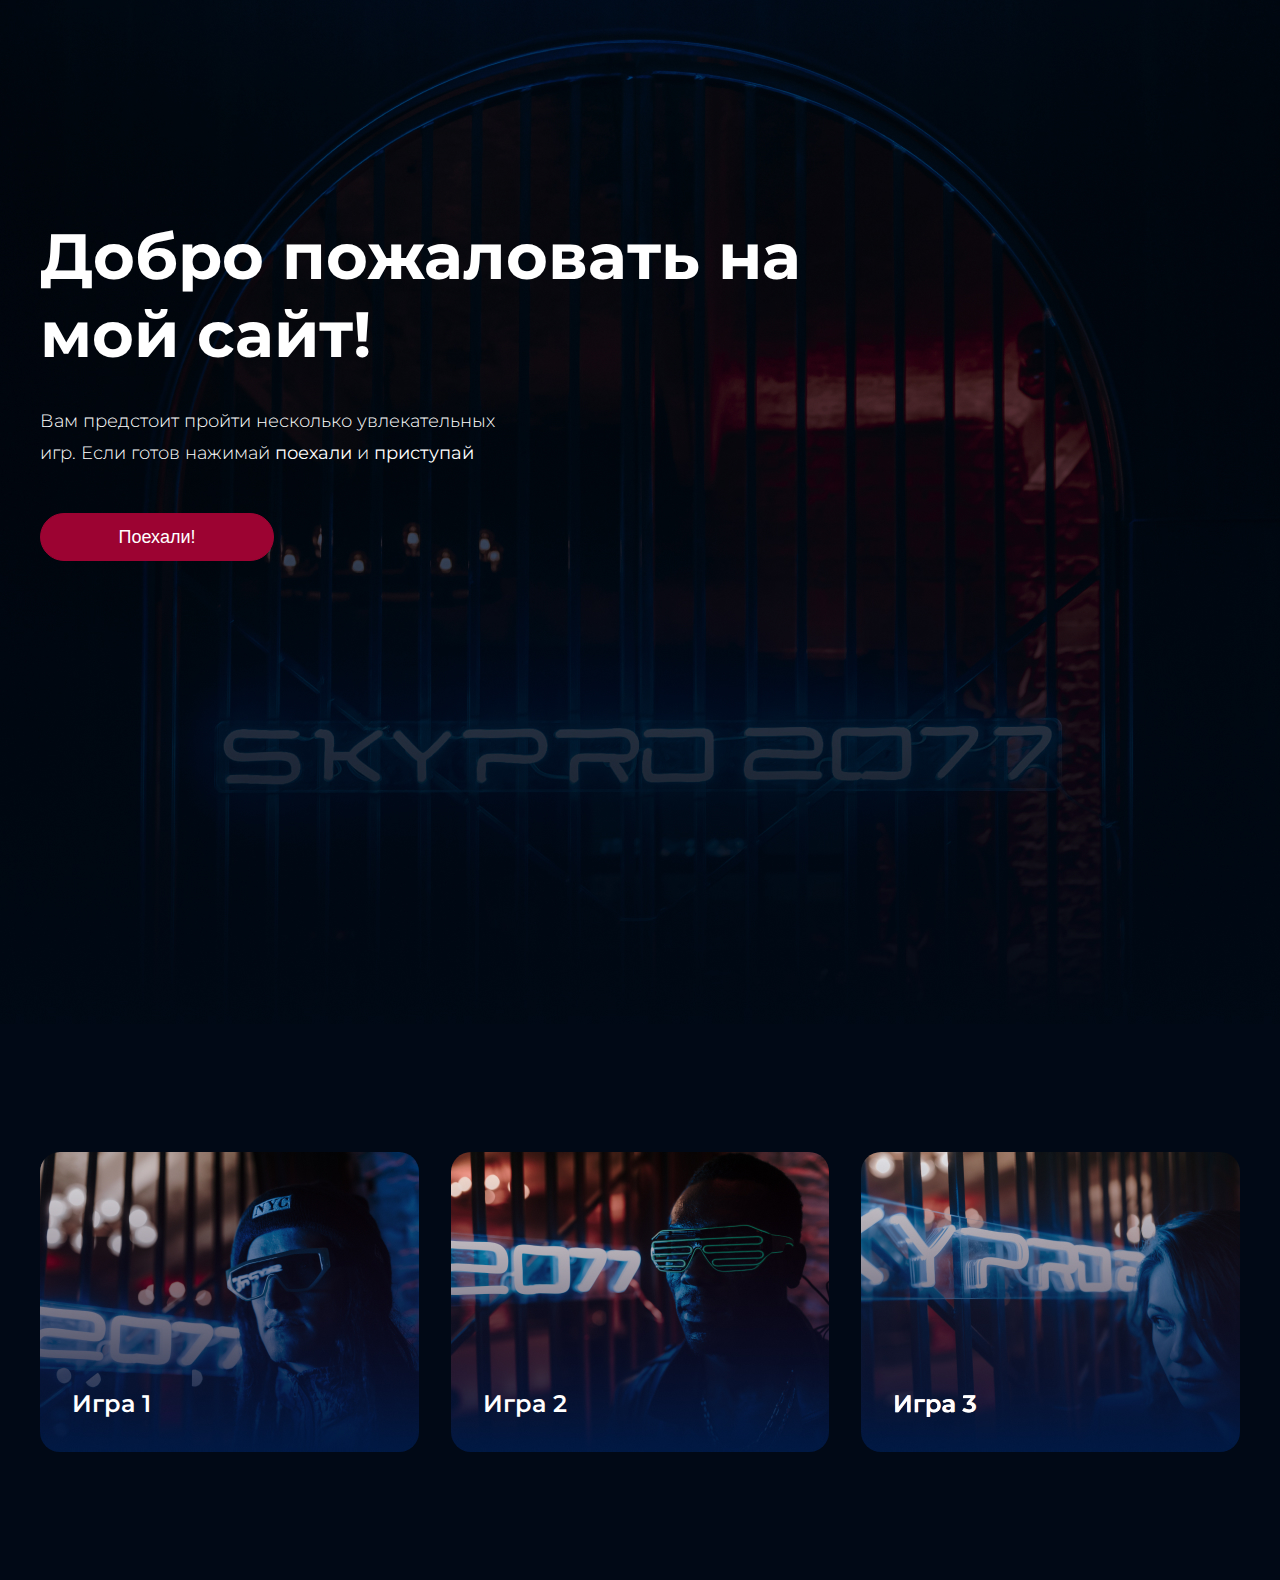
<file: hw3/index.html>
<!DOCTYPE html>
<html lang="en">
<head>
    <meta charset="UTF-8">
    <meta name="viewport" content="width=device-width, initial-scale=1.0">
    <title>Homework1</title>
	<meta charset="UTF-8">
	<meta http-equiv="X-UA-Compatible" content="IE=edge">
	<meta name="viewport" content="width=device-width, initial-scale=1.0">
	<link rel="stylesheet" href="style.css">
	<link rel="preconnect" href="https://fonts.googleapis.com">
	<link rel="preconnect" href="https://fonts.gstatic.com" crossorigin>
	<link href="https://fonts.googleapis.com/css2?family=Inter:wght@200;300;400;500;600;700;800;900&family=Montserrat:wght@100;200;300;400;500;600;700;800;900&display=swap" rel="stylesheet">
	<title>HW-1 | Игровой сайт</title>
</head>
<body>
   

	<header class="header center">
		<h1 class="header__top-h1">Добро пожаловать на мой сайт!</h1>
		<p class="header__text">Вам предстоит пройти несколько увлекательных игр. Если готов нажимай <b>поехали</b> и <b>приступай</b></p>
		<button class="header__top-button">Поехали!</button>
	</header>
	<footer class="footer center">
		<div class="footer__content">
			<div class="footer__content-item">
				<img src="/hw3/img/game-1.jpg" alt="game-1" class="item-img">
				<p class="item-text">Игра 1</p>
			</div>
			<div class="footer__content-item">
				<img src="/hw3/img/game-2.jpg" alt="game-2" class="item-img">
				<p class="item-text">Игра 2</p>
			</div>
			<div class="footer__content-item">
				<img src="/hw3/img/game-3.jpg" alt="game-3" class="item-img">
				<p class="item-text">Игра 3</p>
			</div>
		</div>
	</footer>

    
    <script src="/hw5/script5.js"></script>
</body>
</html>
</file>
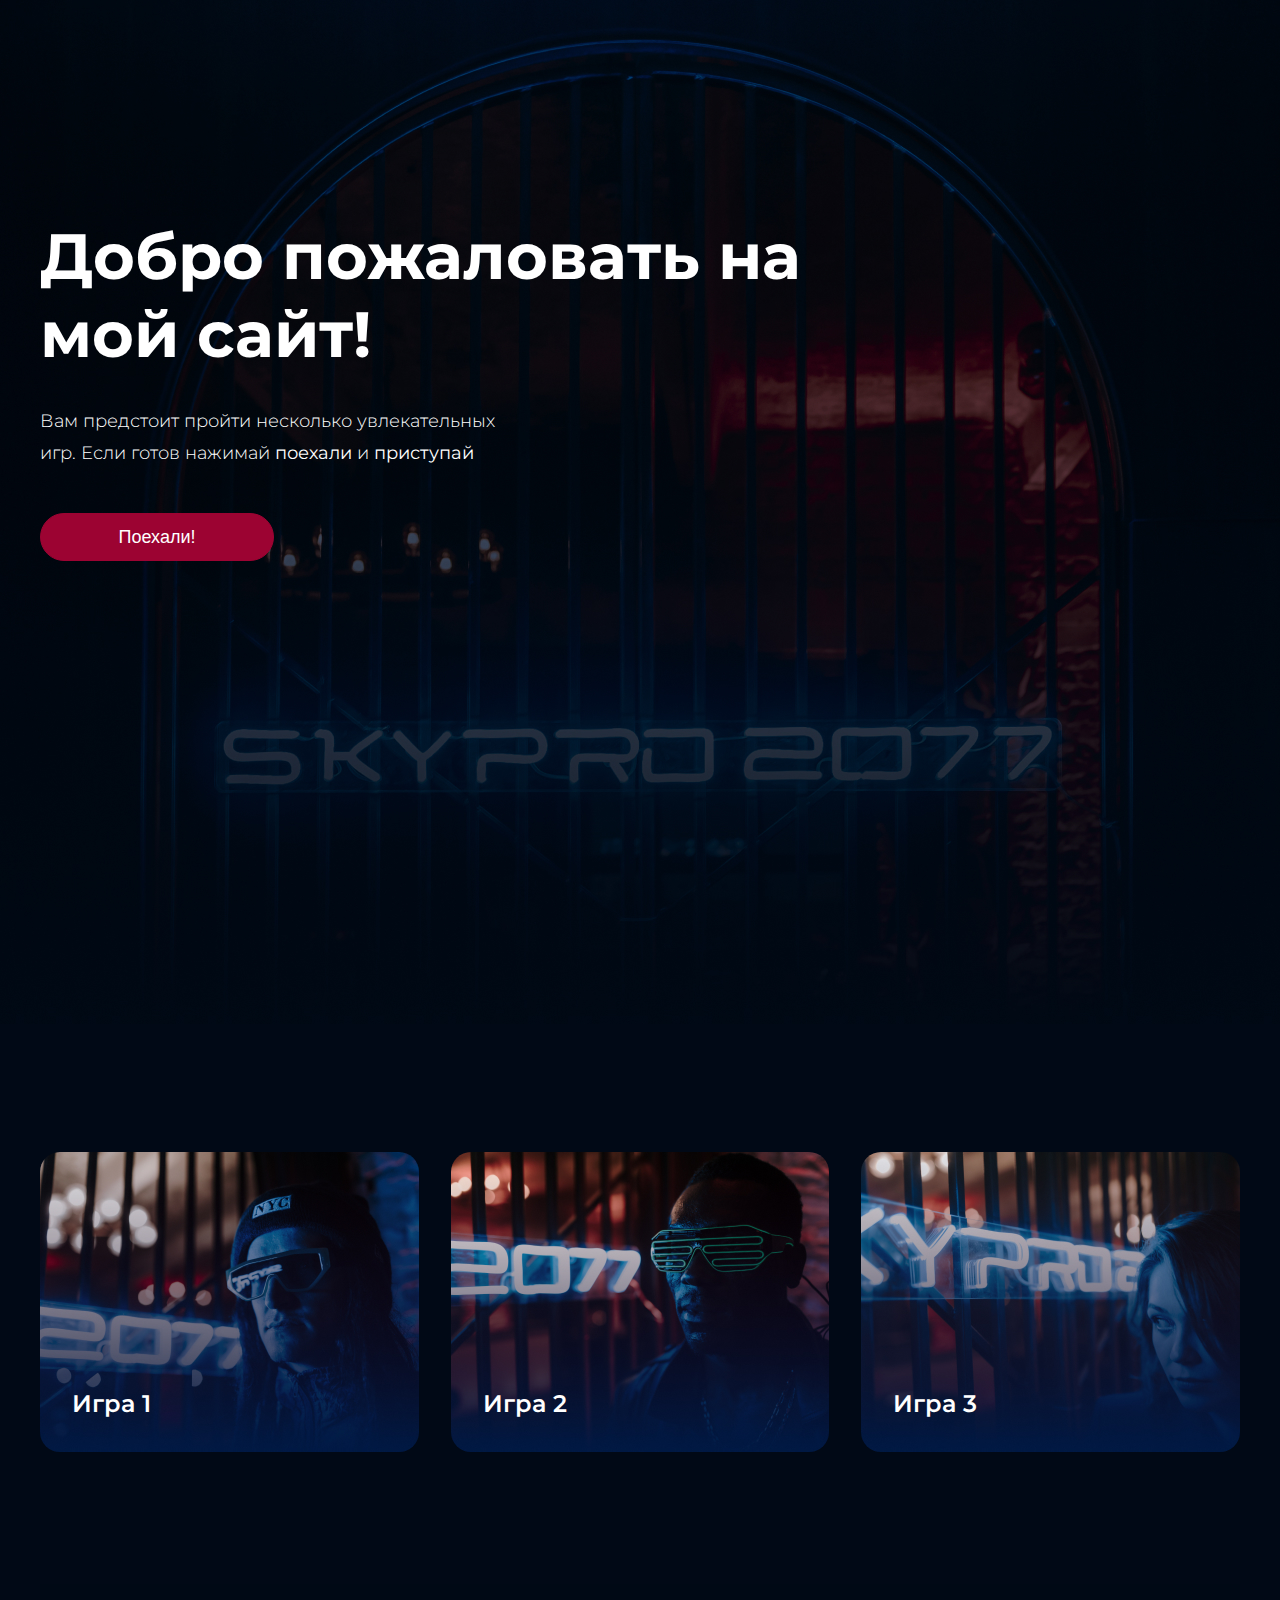
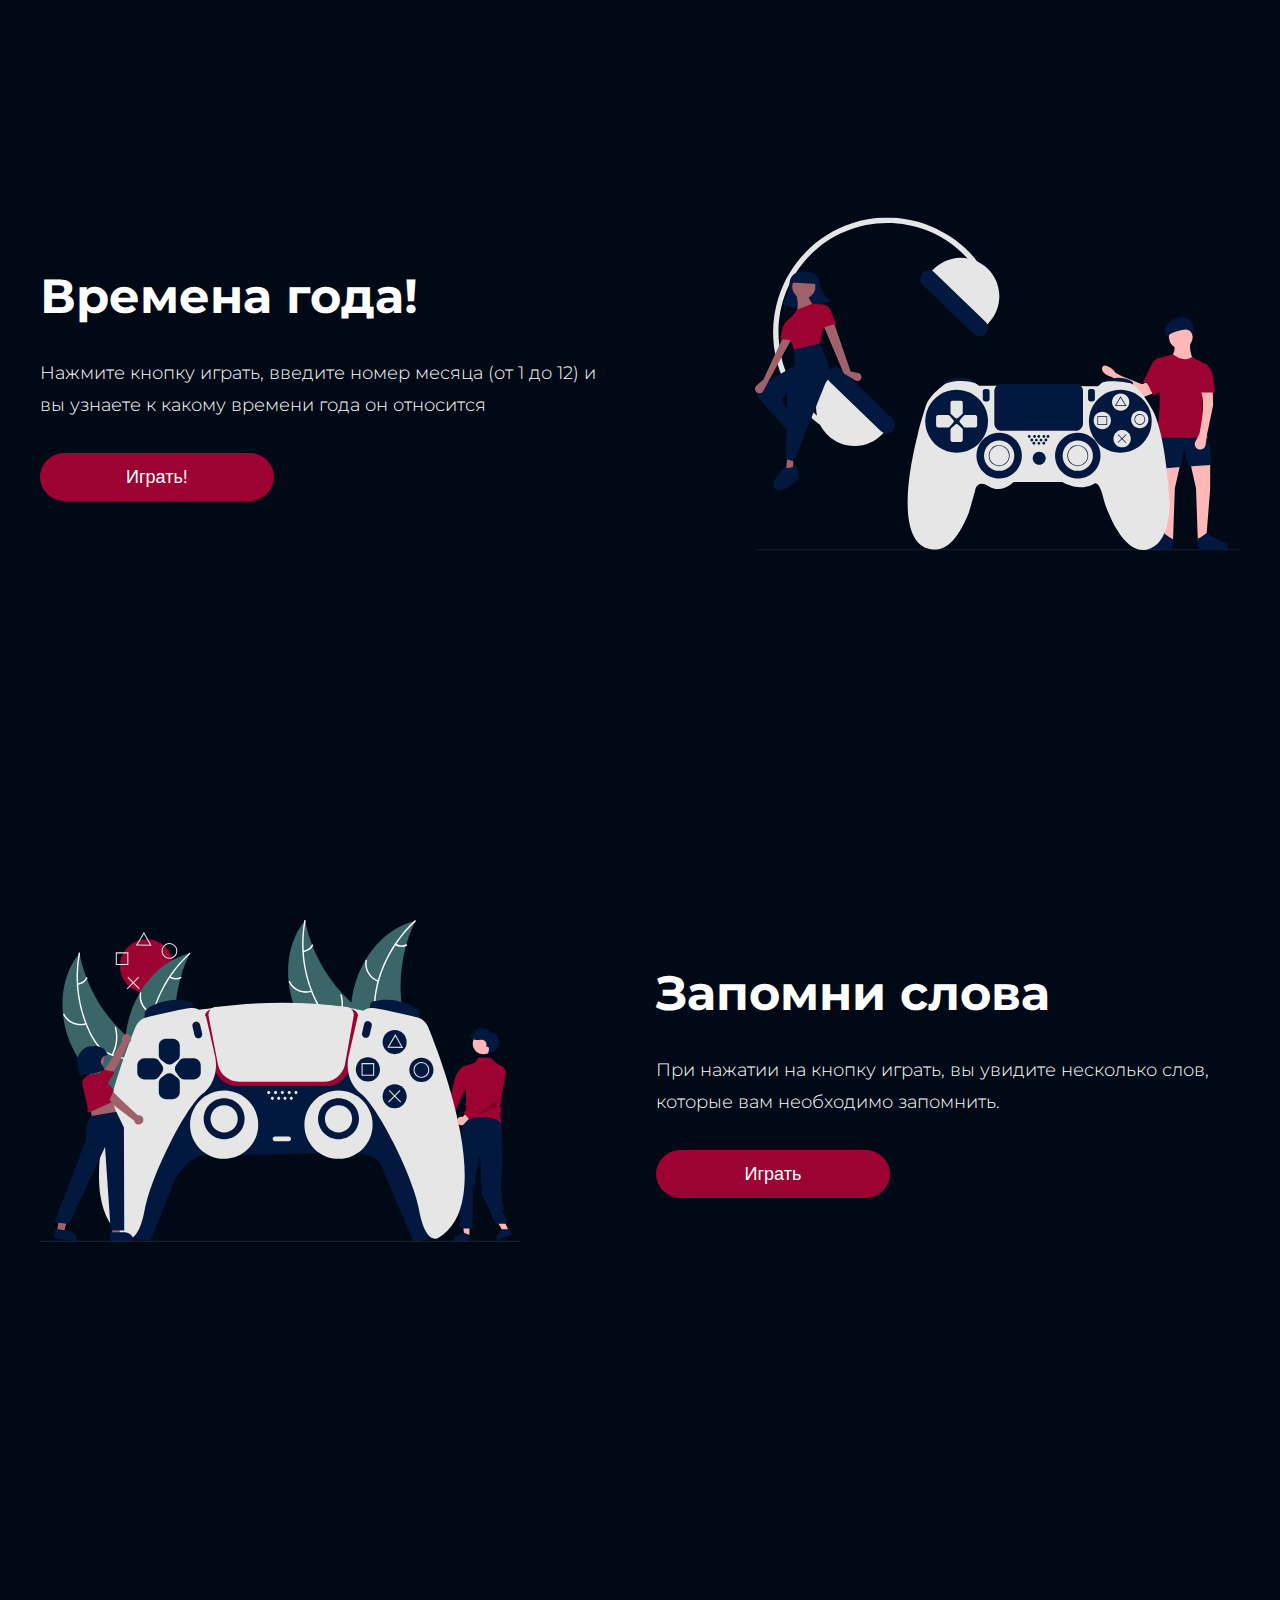
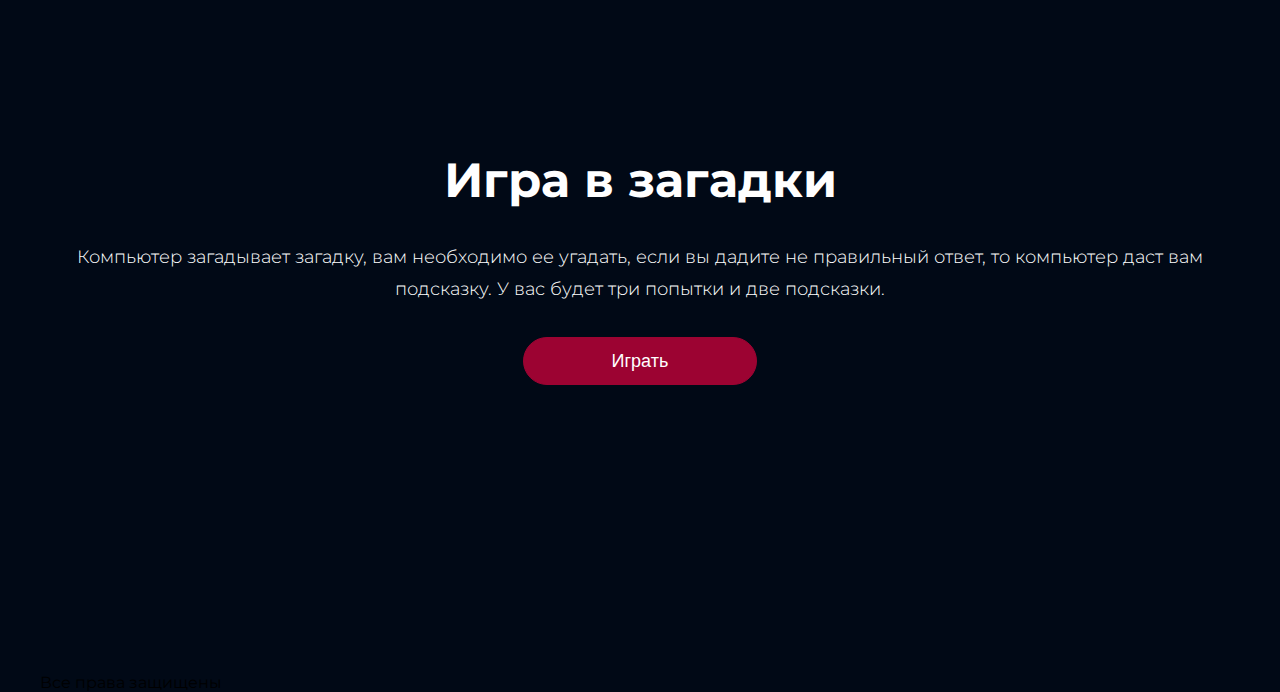
<file: hw5-1/index.html>
<!DOCTYPE html>
<html lang="en">
<head>
    <meta charset="UTF-8">
    <meta name="viewport" content="width=device-width, initial-scale=1.0">
    <title>Homework1</title>
	<meta charset="UTF-8">
	<meta http-equiv="X-UA-Compatible" content="IE=edge">
	<meta name="viewport" content="width=device-width, initial-scale=1.0">
	<link rel="stylesheet" href="style.css">
	<link rel="preconnect" href="https://fonts.googleapis.com">
	<link rel="preconnect" href="https://fonts.gstatic.com" crossorigin>
	<link href="https://fonts.googleapis.com/css2?family=Inter:wght@200;300;400;500;600;700;800;900&family=Montserrat:wght@100;200;300;400;500;600;700;800;900&display=swap" rel="stylesheet">
	<title>HW-1 | Игровой сайт</title>
</head>
<body>
    

	<header class="header center">
		<h1 class="header__top-h1">Добро пожаловать на мой сайт!</h1>
		<p class="header__text">Вам предстоит пройти несколько увлекательных игр. Если готов нажимай <b>поехали</b> и <b>приступай</b></p>
		<button class="header__top-button">Поехали!</button>
	</header>
	<footer class="footer center">
		<div class="footer__content">
			<div class="footer__content-item">
				<img src="/hw3/img/game-1.jpg" alt="game-1" class="item-img">
				<p class="item-text">Игра 1</p>
			</div>
			<div class="footer__content-item">
				<img src="/hw3/img/game-2.jpg" alt="game-2" class="item-img">
				<p class="item-text">Игра 2</p>
			</div>
			<div class="footer__content-item">
				<img src="/hw5-1/img/game-3.jpg" alt="game-3" class="item-img">
				<p class="item-text">Игра 3</p>
			</div>
		</div>
		<section class="timeyear center">
			<div class="timeyear__content">
				<div class="timeyear__text-block">
					<h2 class="timeyear__heading">Времена года!</h2>
					<p class="timeyear__text">Нажмите кнопку играть, введите номер месяца (от 1 до 12) и вы узнаете к какому времени года он относится</p>
					<button class="header__top-button" onclick="showSeason();">Играть!</button>
				</div>
				<img src="img/games-timeyear.svg" alt="games-timeyear" class="timeyear-img">
			</div>
		</section>

		<section class="timeyear center">
			<div class="timeyear__content vice_verca">
				<div class="timeyear__text-block">
					<h2 class="timeyear__heading">Запомни слова</h2>
					<p class="timeyear__text">При нажатии на кнопку играть, вы увидите несколько слов, которые вам необходимо запомнить.</p>
					<button class="header__top-button">Играть</button>
				</div>
				<img src="img/games-remember_words.svg" alt="games-remember" class="timeyear-img">
			</div>
		</section>

		<section class="riddleGame center">
			<div class="riddleGame__text-block">
				<h2 class="riddleGame__heading">Игра в загадки</h2>
				<p class="riddleGame__text">Компьютер загадывает загадку, вам необходимо ее угадать, если вы дадите не правильный ответ, то компьютер даст вам подсказку. У вас будет три попытки и две подсказки.</p>
				<button class="header__top-button">Играть</button>
			</div>
		</section>
		<p class="footer__text">Все права защищены</p>
	</footer>

    
    <script src="/hw5-1/script5.js"></script>
</body>
</html>
</file>
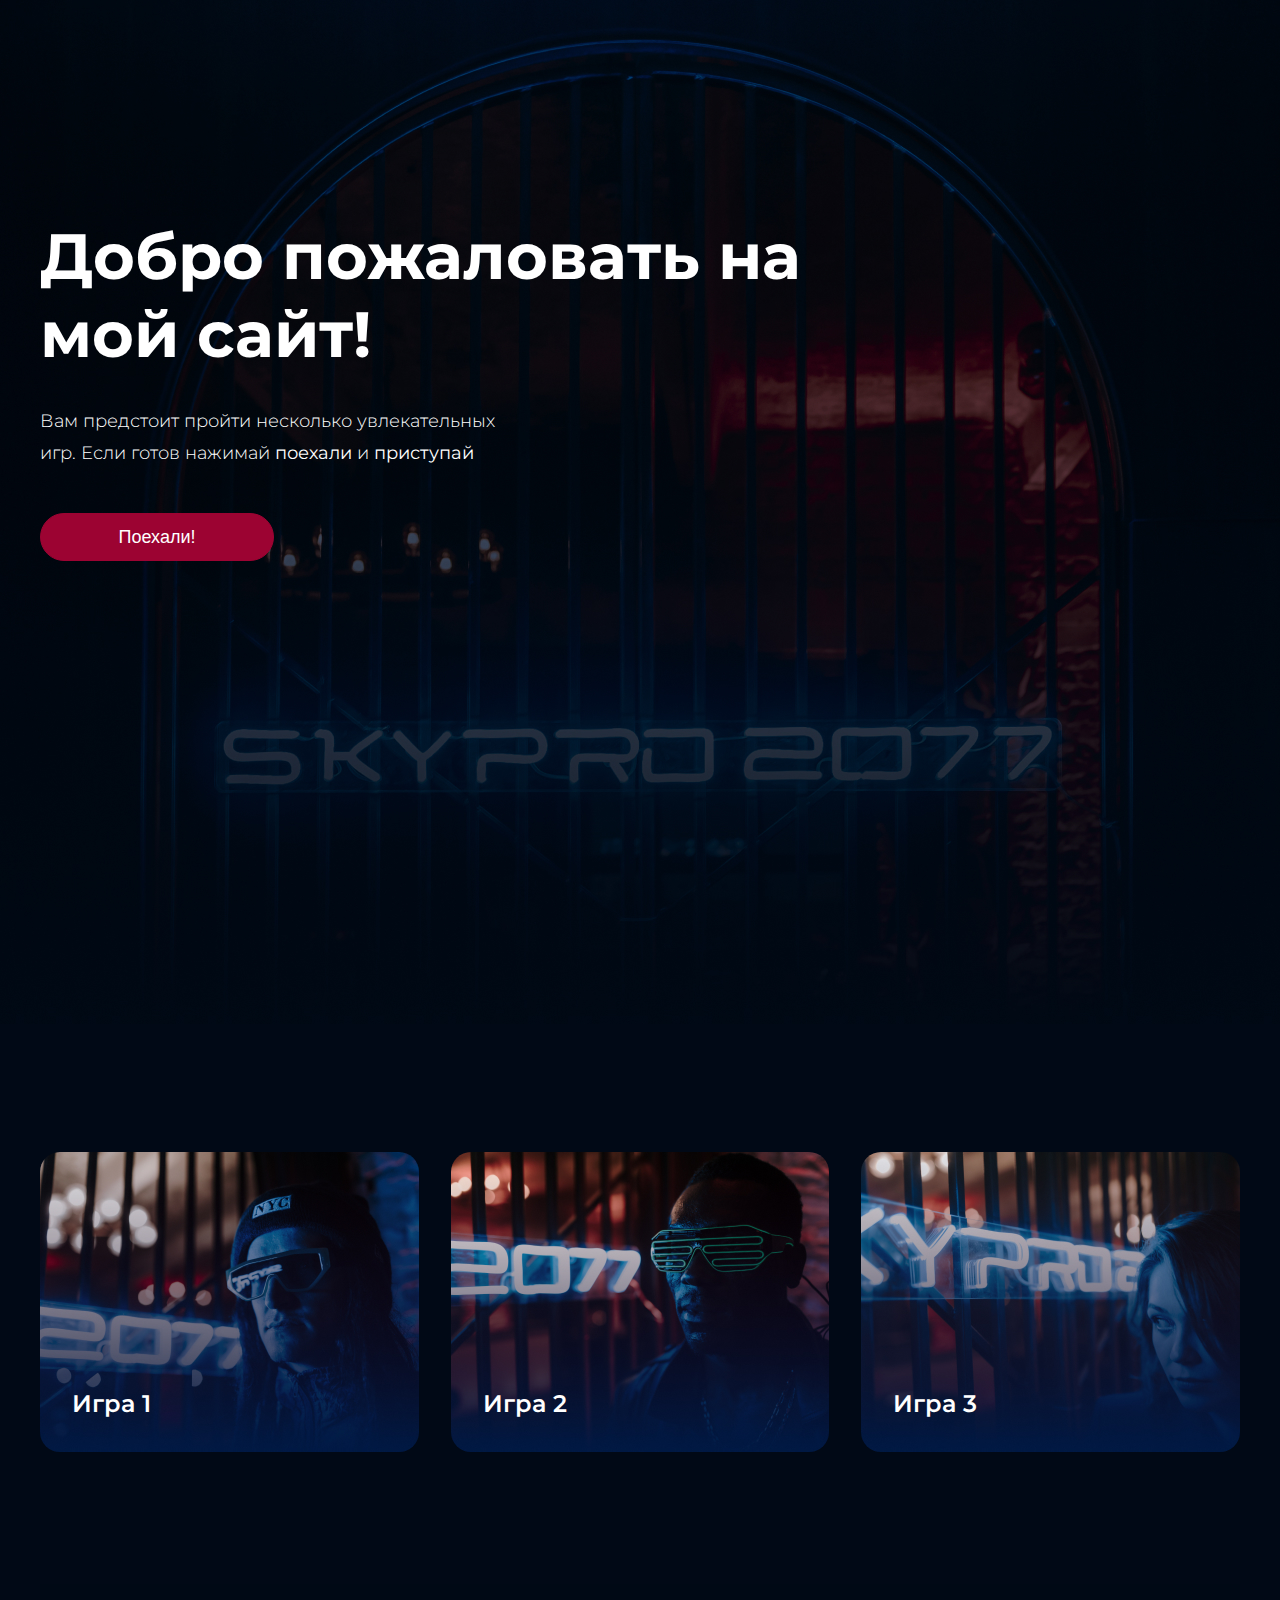
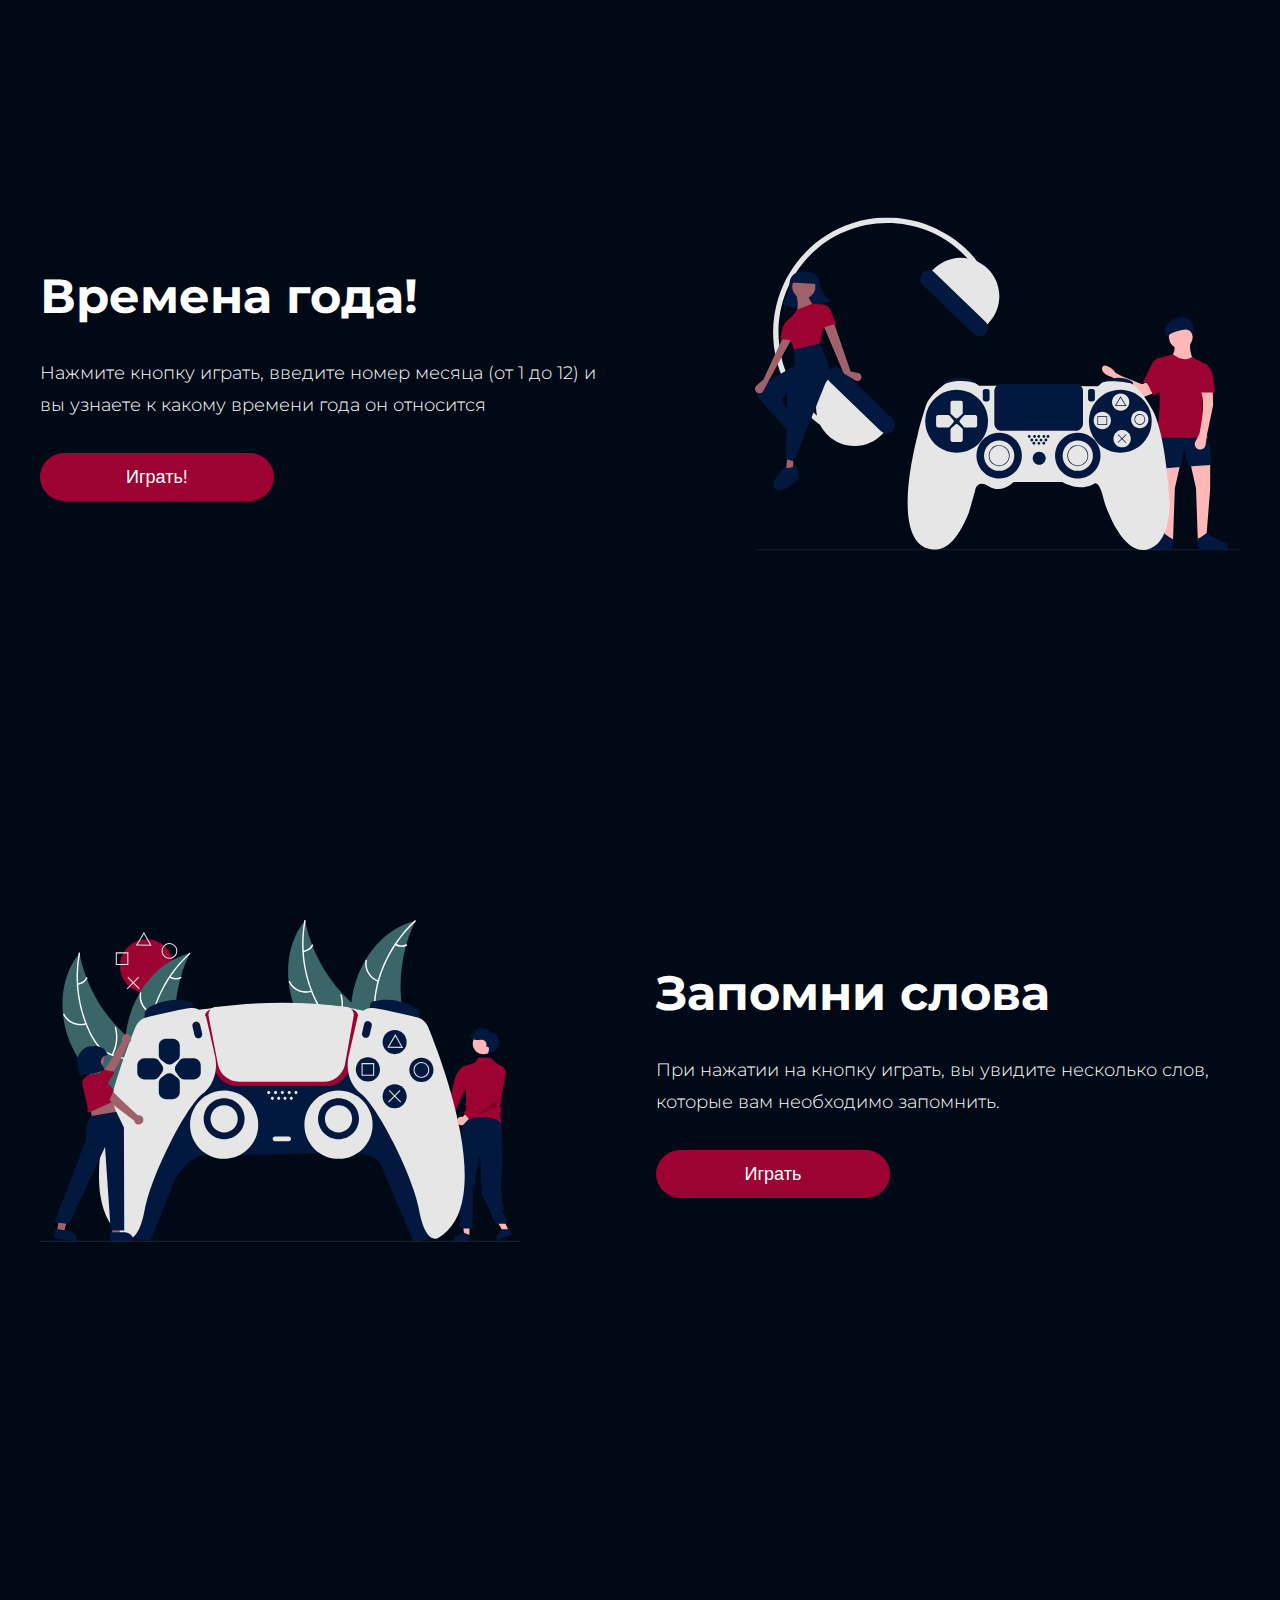
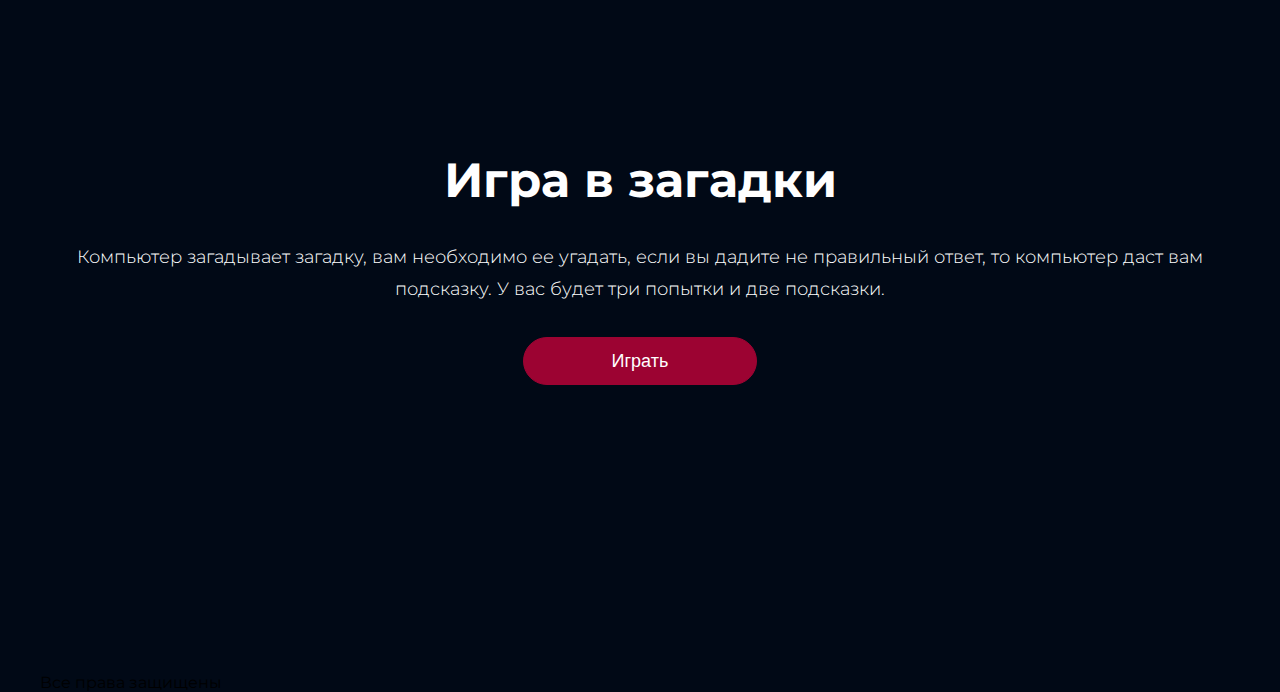
<file: hw5/index.html>
<!DOCTYPE html>
<html lang="en">
<head>
    <meta charset="UTF-8">
    <meta name="viewport" content="width=device-width, initial-scale=1.0">
    <title>Homework1</title>
	<meta charset="UTF-8">
	<meta http-equiv="X-UA-Compatible" content="IE=edge">
	<meta name="viewport" content="width=device-width, initial-scale=1.0">
	<link rel="stylesheet" href="style.css">
	<link rel="preconnect" href="https://fonts.googleapis.com">
	<link rel="preconnect" href="https://fonts.gstatic.com" crossorigin>
	<link href="https://fonts.googleapis.com/css2?family=Inter:wght@200;300;400;500;600;700;800;900&family=Montserrat:wght@100;200;300;400;500;600;700;800;900&display=swap" rel="stylesheet">
	<title>HW-1 | Игровой сайт</title>
</head>
<body>
    

	<header class="header center">
		<h1 class="header__top-h1">Добро пожаловать на мой сайт!</h1>
		<p class="header__text">Вам предстоит пройти несколько увлекательных игр. Если готов нажимай <b>поехали</b> и <b>приступай</b></p>
		<button class="header__top-button">Поехали!</button>
	</header>
	<footer class="footer center">
		<div class="footer__content">
			<div class="footer__content-item">
				<img src="/hw3/img/game-1.jpg" alt="game-1" class="item-img">
				<p class="item-text">Игра 1</p>
			</div>
			<div class="footer__content-item">
				<img src="/hw3/img/game-2.jpg" alt="game-2" class="item-img">
				<p class="item-text">Игра 2</p>
			</div>
			<div class="footer__content-item">
				<img src="/hw5/img/game-3.jpg" alt="game-3" class="item-img">
				<p class="item-text">Игра 3</p>
			</div>
		</div>
		<section class="timeyear center">
			<div class="timeyear__content">
				<div class="timeyear__text-block">
					<h2 class="timeyear__heading">Времена года!</h2>
					<p class="timeyear__text">Нажмите кнопку играть, введите номер месяца (от 1 до 12) и вы узнаете к какому времени года он относится</p>
					<button class="header__top-button" onclick="showSeason();">Играть!</button>
				</div>
				<img src="img/games-timeyear.svg" alt="games-timeyear" class="timeyear-img">
			</div>
		</section>

		<section class="timeyear center">
			<div class="timeyear__content vice_verca">
				<div class="timeyear__text-block">
					<h2 class="timeyear__heading">Запомни слова</h2>
					<p class="timeyear__text">При нажатии на кнопку играть, вы увидите несколько слов, которые вам необходимо запомнить.</p>
					<button class="header__top-button">Играть</button>
				</div>
				<img src="img/games-remember_words.svg" alt="games-remember" class="timeyear-img">
			</div>
		</section>

		<section class="riddleGame center">
			<div class="riddleGame__text-block">
				<h2 class="riddleGame__heading">Игра в загадки</h2>
				<p class="riddleGame__text">Компьютер загадывает загадку, вам необходимо ее угадать, если вы дадите не правильный ответ, то компьютер даст вам подсказку. У вас будет три попытки и две подсказки.</p>
				<button class="header__top-button">Играть</button>
			</div>
		</section>
		<p class="footer__text">Все права защищены</p>
	</footer>

    
    <script src="/hw5/script5.js"></script>
</body>
</html>
</file>
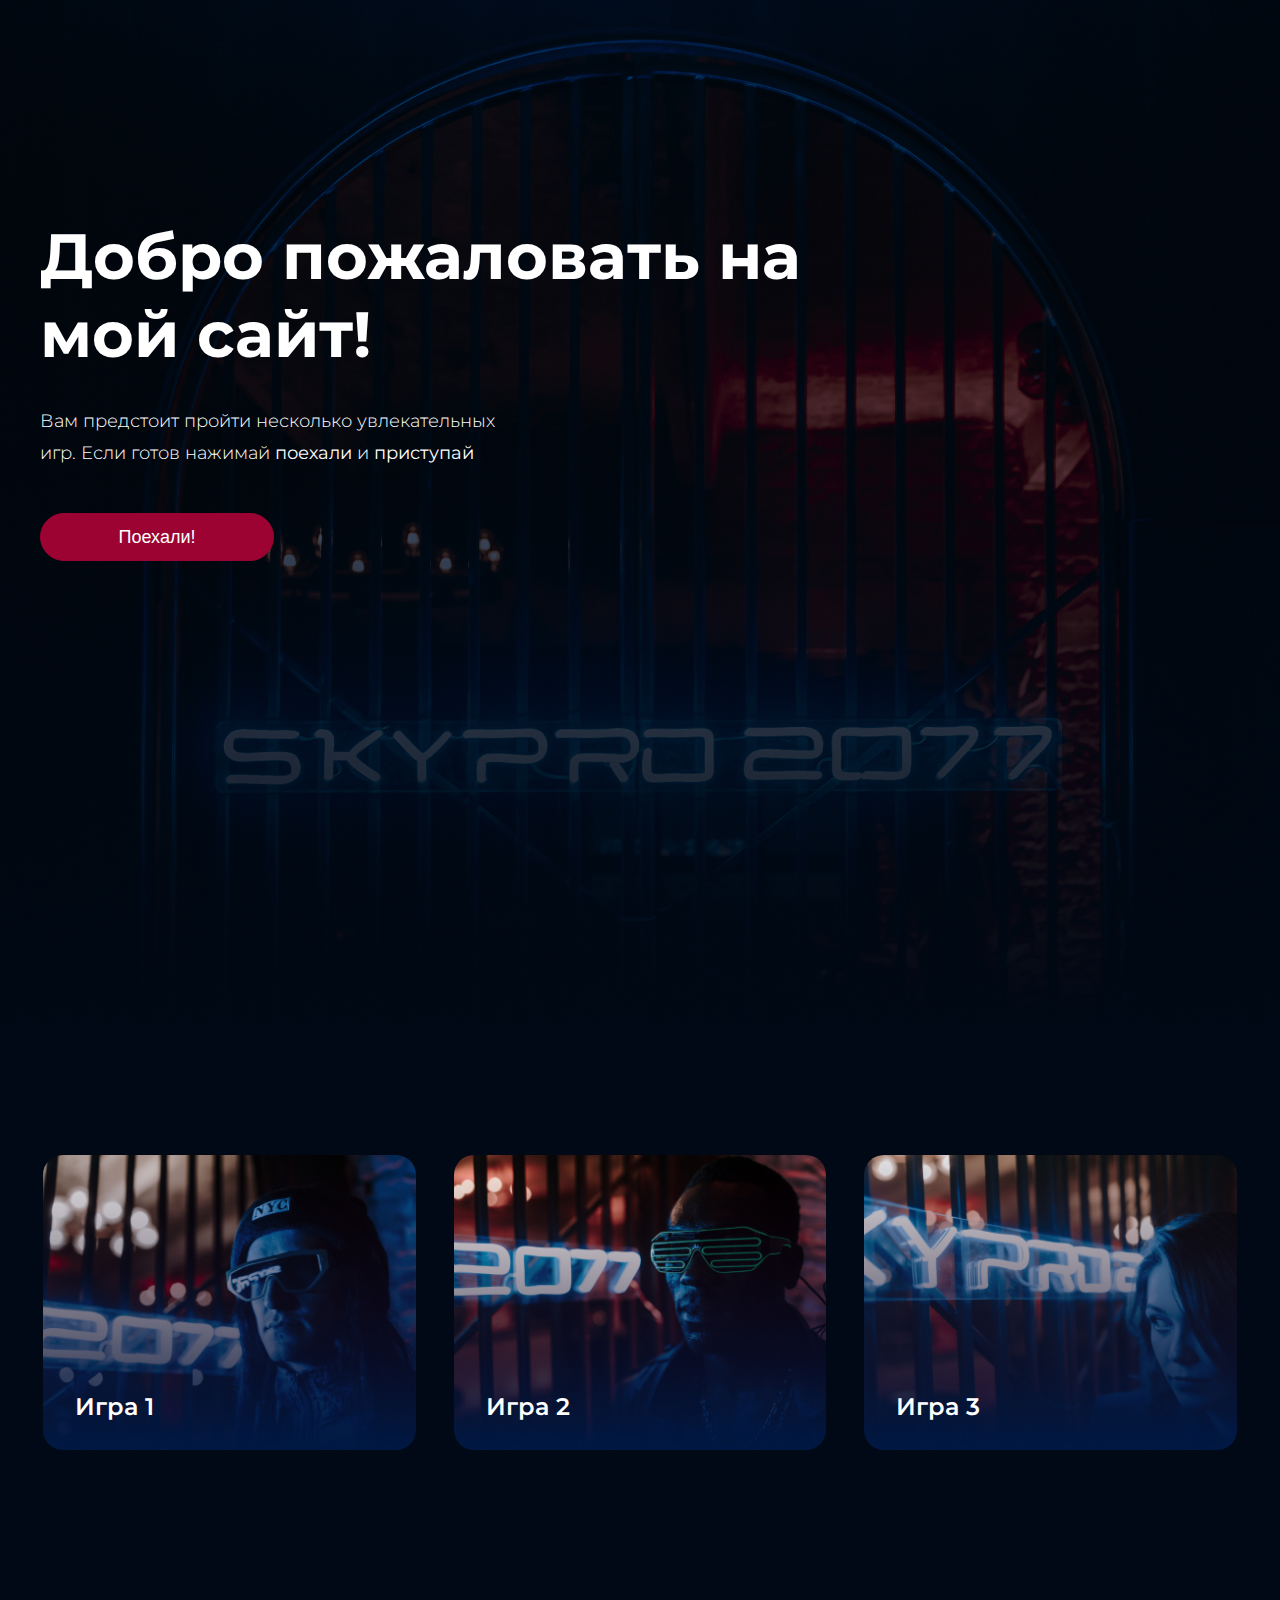
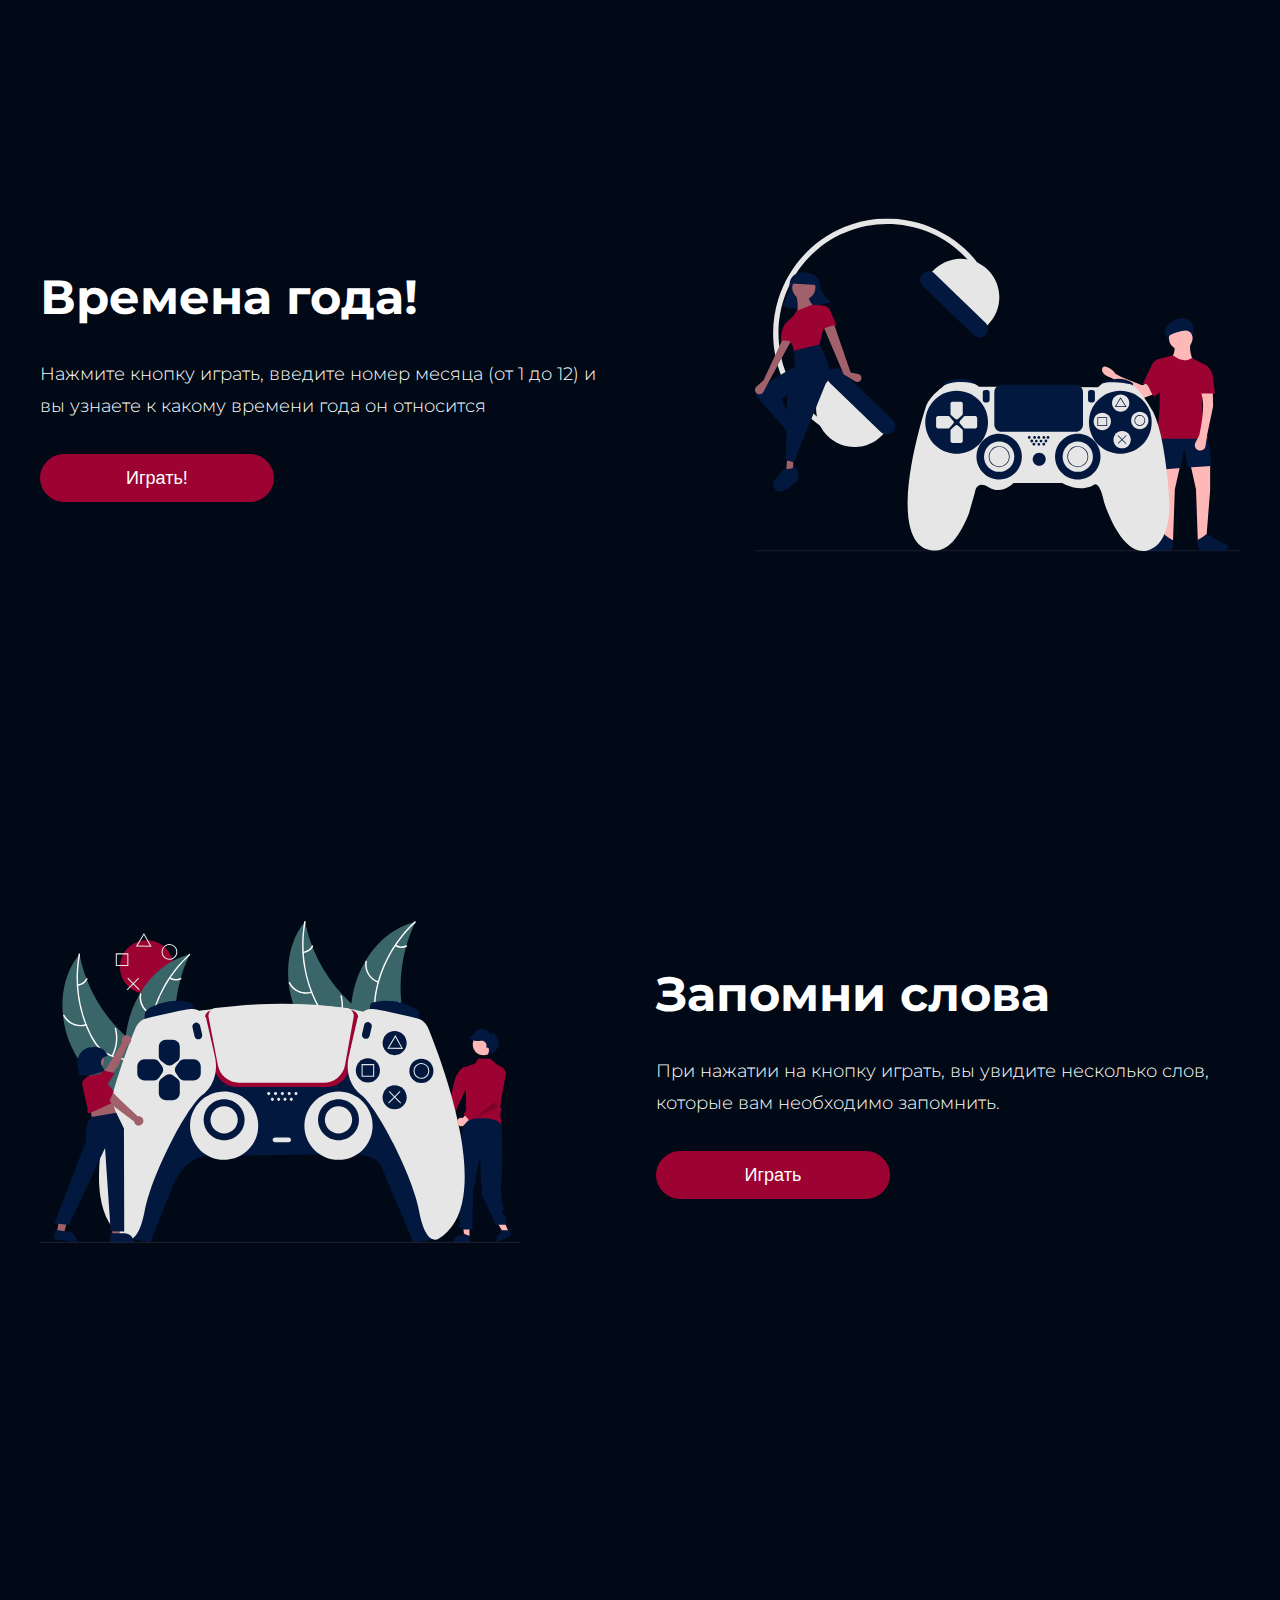
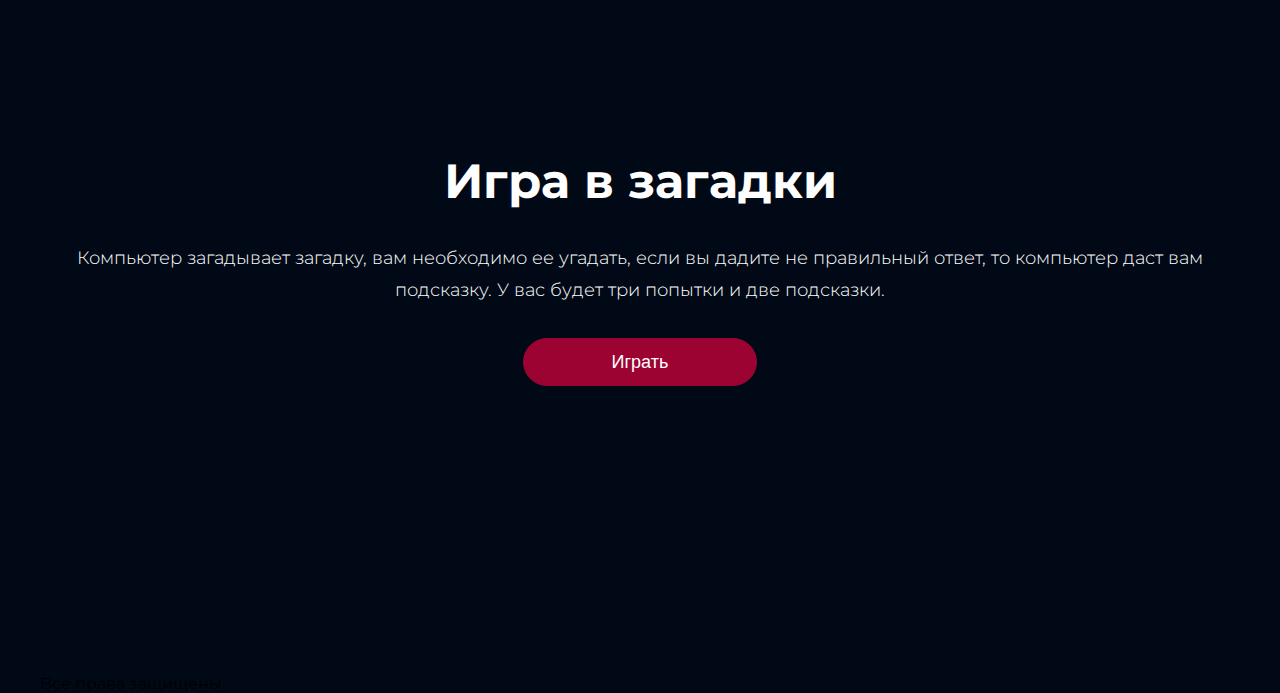
<file: hw6/index.html>
<!DOCTYPE html>
<html lang="en">
<head>
    <meta charset="UTF-8">
    <meta name="viewport" content="width=device-width, initial-scale=1.0">
    <title>Homework1</title>
	<meta charset="UTF-8">
	<meta http-equiv="X-UA-Compatible" content="IE=edge">
	<meta name="viewport" content="width=device-width, initial-scale=1.0">
	<link rel="stylesheet" href="style.css">
	<link rel="preconnect" href="https://fonts.googleapis.com">
	<link rel="preconnect" href="https://fonts.gstatic.com" crossorigin>
	<link href="https://fonts.googleapis.com/css2?family=Inter:wght@200;300;400;500;600;700;800;900&family=Montserrat:wght@100;200;300;400;500;600;700;800;900&display=swap" rel="stylesheet">
	<title>HW-1 | Игровой сайт</title>
</head>
<body>
    

	<header class="header center">
		<h1 class="header__top-h1">Добро пожаловать на мой сайт!</h1>
		<p class="header__text">Вам предстоит пройти несколько увлекательных игр. Если готов нажимай <b>поехали</b> и <b>приступай</b></p>
		<button class="header__top-button">Поехали!</button>
	</header>
	<footer class="footer center">
		<div class="footer__content">
			<div class="footer__content-item">
				<img src="/hw3/img/game-1.jpg" alt="game-1" class="item-img">
				<p class="item-text">Игра 1</p>
			</div>
			<div class="footer__content-item">
				<img src="/hw3/img/game-2.jpg" alt="game-2" class="item-img">
				<p class="item-text">Игра 2</p>
			</div>
			<div class="footer__content-item">
				<img src="/hw5-1/img/game-3.jpg" alt="game-3" class="item-img">
				<p class="item-text">Игра 3</p>
			</div>
		</div>
		<section class="timeyear center">
			<div class="timeyear__content">
				<div class="timeyear__text-block">
					<h2 class="timeyear__heading">Времена года!</h2>
					<p class="timeyear__text">Нажмите кнопку играть, введите номер месяца (от 1 до 12) и вы узнаете к какому времени года он относится</p>
					<button class="header__top-button" onclick="showSeason();">Играть!</button>
				</div>
				<img src="img/games-timeyear.svg" alt="games-timeyear" class="timeyear-img">
			</div>
		</section>

		<section class="timeyear center">
			<div class="timeyear__content vice_verca">
				<div class="timeyear__text-block">
					<h2 class="timeyear__heading">Запомни слова</h2>
					<p class="timeyear__text">При нажатии на кнопку играть, вы увидите несколько слов, которые вам необходимо запомнить.</p>
					<button class="header__top-button">Играть</button>
				</div>
				<img src="img/games-remember_words.svg" alt="games-remember" class="timeyear-img">
			</div>
		</section>

		<section class="riddleGame center">
			<div class="riddleGame__text-block">
				<h2 class="riddleGame__heading">Игра в загадки</h2>
				<p class="riddleGame__text">Компьютер загадывает загадку, вам необходимо ее угадать, если вы дадите не правильный ответ, то компьютер даст вам подсказку. У вас будет три попытки и две подсказки.</p>
				<button class="header__top-button">Играть</button>
			</div>
		</section>
		<p class="footer__text">Все права защищены</p>
	</footer>

    
    <script src="/hw6/script6.js"></script>
</body>
</html>
</file>
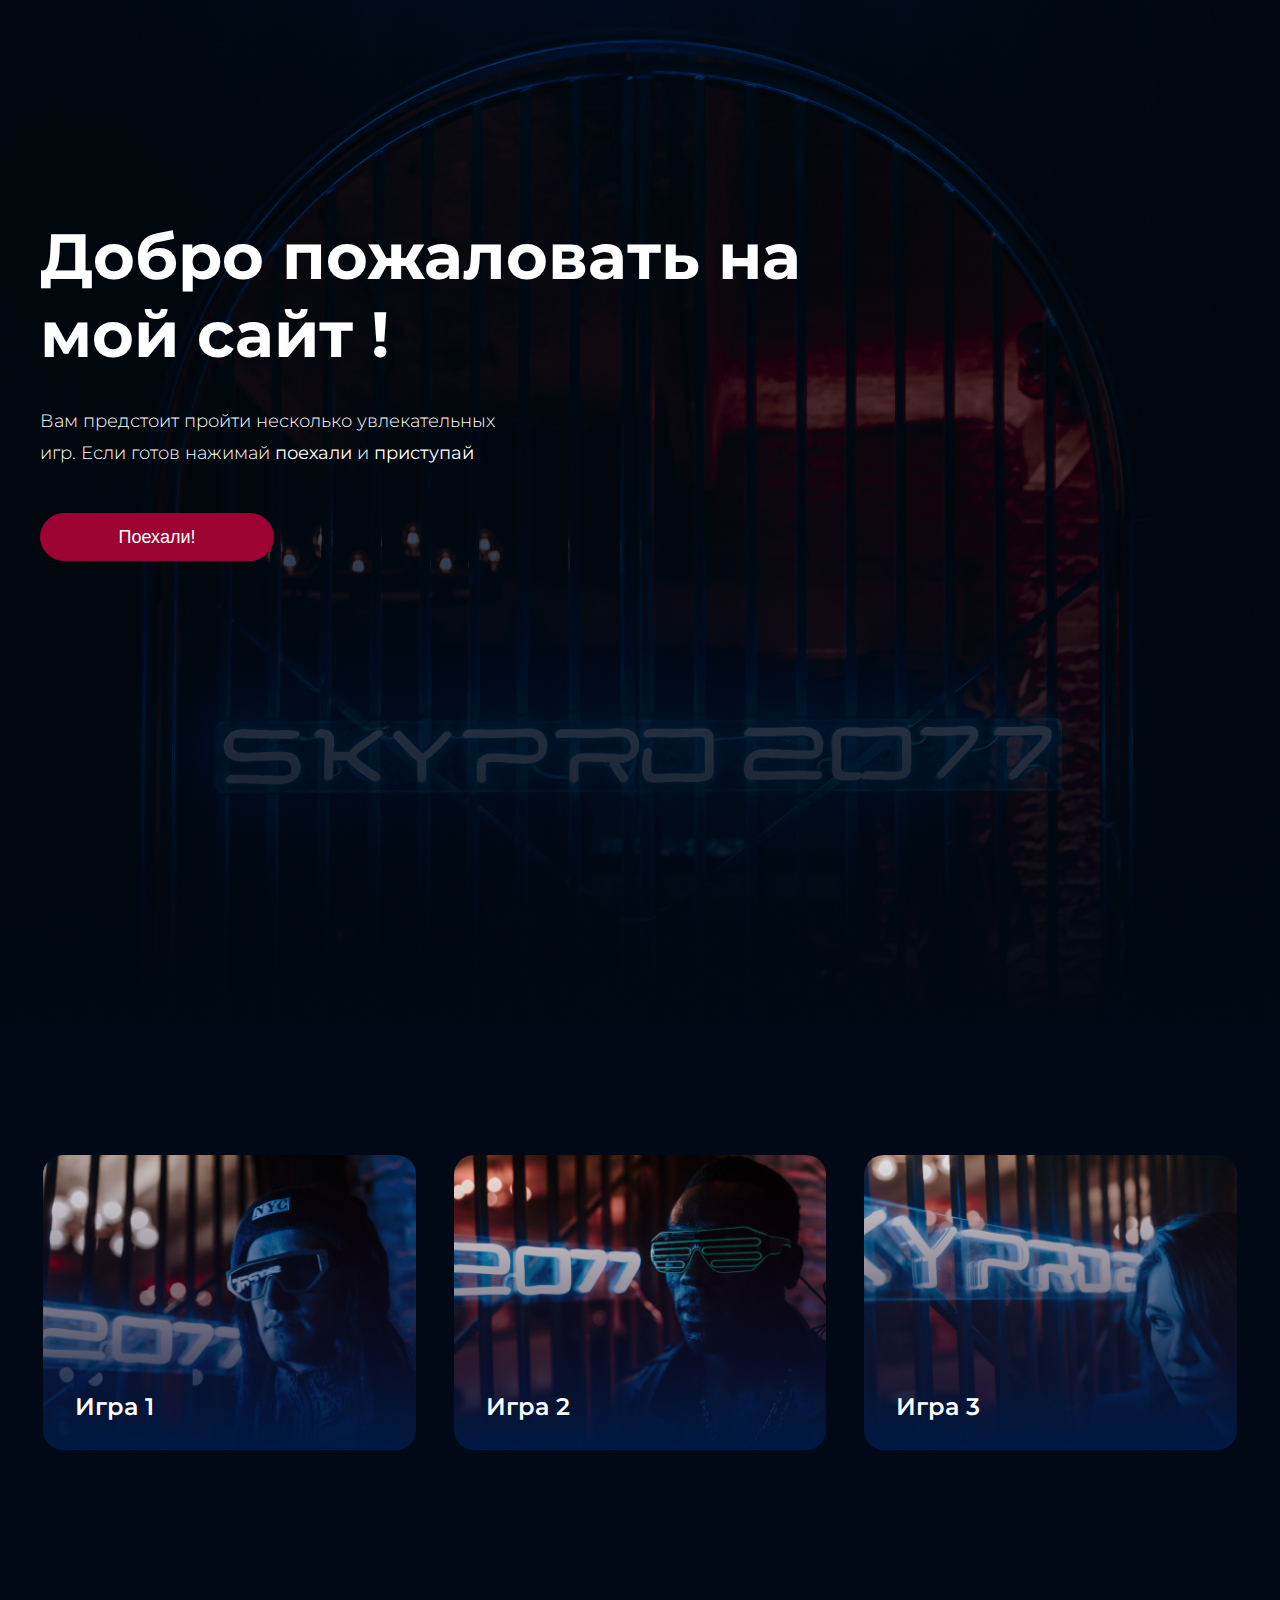
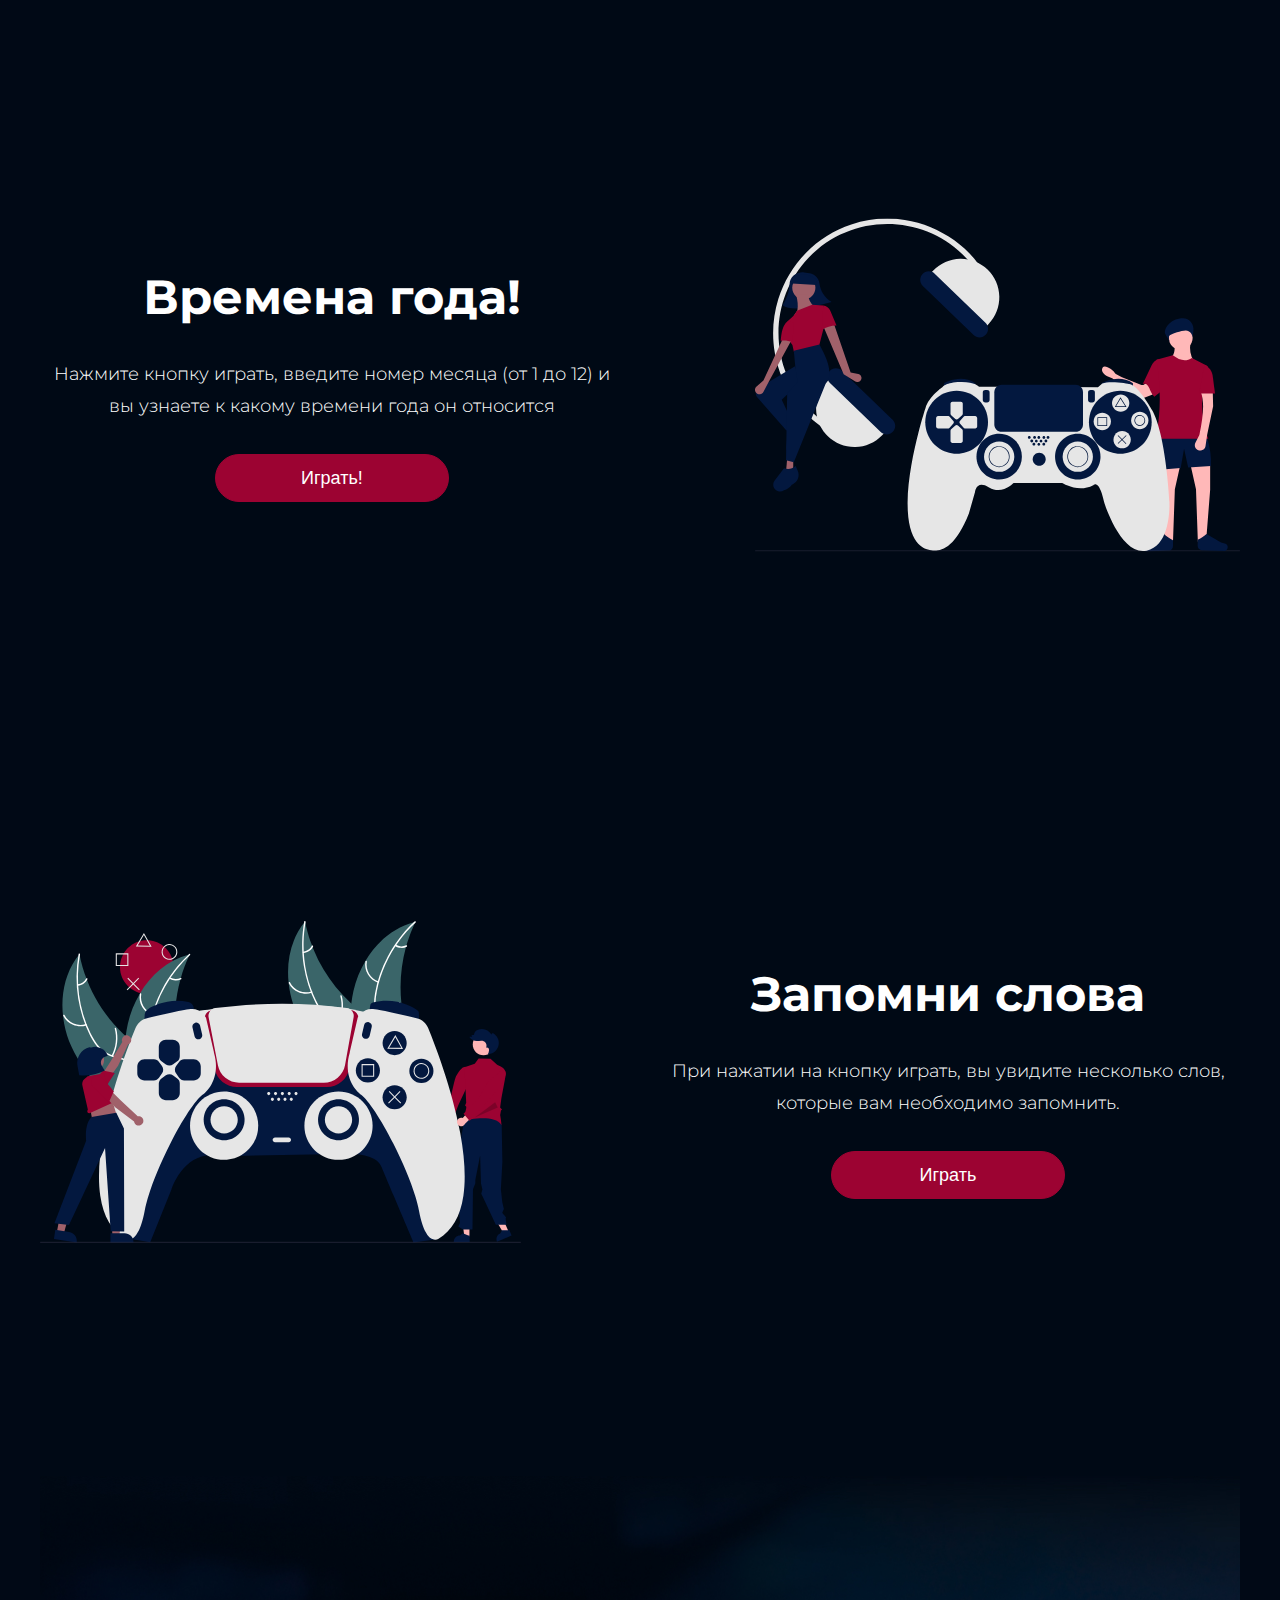
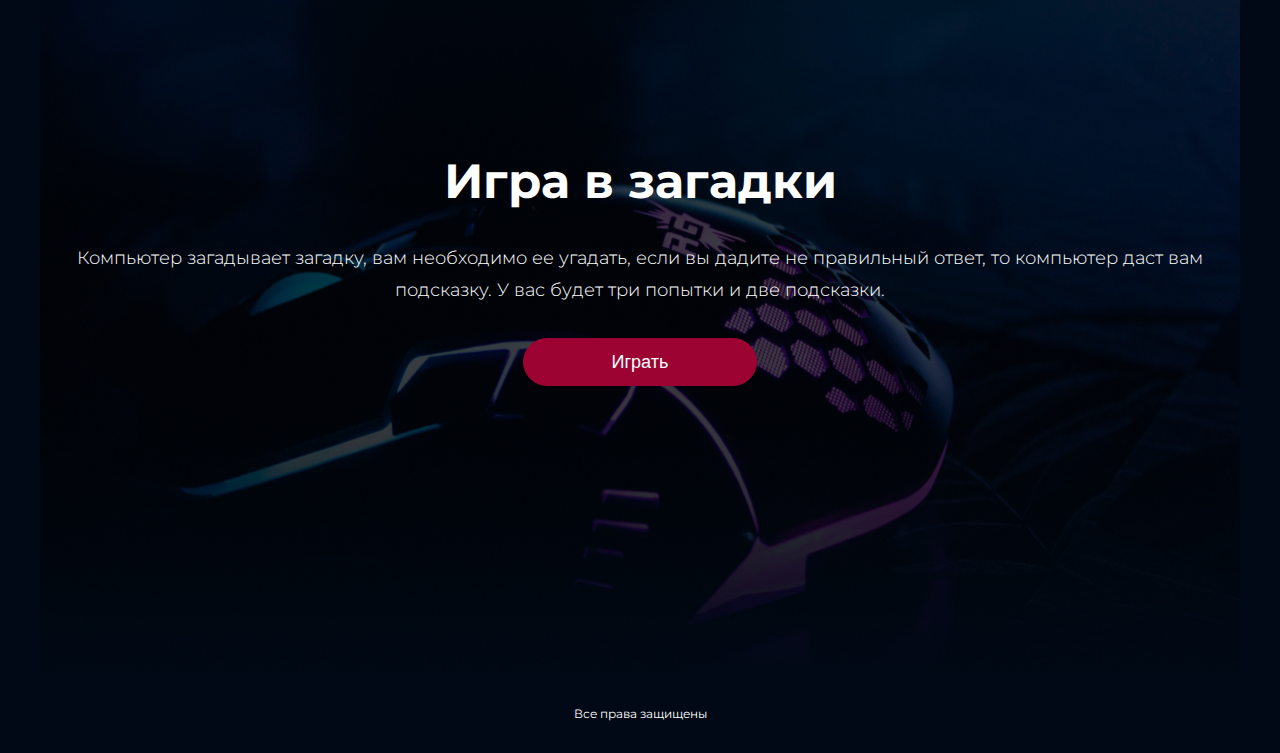
<file: hw7/index.html>
<!DOCTYPE html>
<html lang="en">
<head>
    <meta charset="UTF-8">
    <meta name="viewport" content="width=device-width, initial-scale=1.0">
    <title>Homework1</title>
	<meta charset="UTF-8">
	<meta http-equiv="X-UA-Compatible" content="IE=edge">
	<meta name="viewport" content="width=device-width, initial-scale=1.0">
	<link rel="stylesheet" href="style.css">
	<link rel="preconnect" href="https://fonts.googleapis.com">
	<link rel="preconnect" href="https://fonts.gstatic.com" crossorigin>
	<link href="https://fonts.googleapis.com/css2?family=Inter:wght@200;300;400;500;600;700;800;900&family=Montserrat:wght@100;200;300;400;500;600;700;800;900&display=swap" rel="stylesheet">
	<title>HW-1 | Игровой сайт</title>
</head>
<body>
    

	<header class="header center">
		<h1 class="header__top-h1">Добро пожаловать на мой сайт !</h1>
		<p class="header__text">Вам предстоит пройти несколько увлекательных игр. Если готов нажимай <b>поехали</b> и <b>приступай</b></p>
		<button class="header__top-button">Поехали!</button>
	</header>
	<footer class="footer center">
		<div class="footer__content">
			<div class="footer__content-item">
				<img src="/hw3/img/game-1.jpg" alt="game-1" class="item-img">
				<p class="item-text">Игра 1</p>
			</div>
			<div class="footer__content-item">
				<img src="/hw3/img/game-2.jpg" alt="game-2" class="item-img">
				<p class="item-text">Игра 2</p>
			</div>
			<div class="footer__content-item">
				<img src="/hw5-1/img/game-3.jpg" alt="game-3" class="item-img">
				<p class="item-text">Игра 3</p>
			</div>
		</div>
		<section class="timeyear center">
			<div class="timeyear__content">
				<div class="timeyear__text-block">
					<h2 class="timeyear__heading">Времена года!</h2>
					<p class="timeyear__text">Нажмите кнопку играть, введите номер месяца (от 1 до 12) и вы узнаете к какому времени года он относится</p>
					<button class="header__top-button" onclick="showSeason();">Играть!</button>
				</div>
				<img src="img/games-timeyear.svg" alt="games-timeyear" class="timeyear-img">
			</div>
		</section>

		<section class="timeyear center">
			<div class="timeyear__content vice_verca">
				<div class="timeyear__text-block">
					<h2 class="timeyear__heading">Запомни слова</h2>
					<p class="timeyear__text">При нажатии на кнопку играть, вы увидите несколько слов, которые вам необходимо запомнить.</p>
					<button class="header__top-button" onclick="gameStart();">Играть</button>
				</div>
				<img src="img/games-remember_words.svg" alt="games-remember" class="timeyear-img">
			</div>
		</section>

		<section class="riddleGame center">
			<div class="riddleGame__text-block">
				<h2 class="riddleGame__heading">Игра в загадки</h2>
				<p class="riddleGame__text">Компьютер загадывает загадку, вам необходимо ее угадать, если вы дадите не правильный ответ, то компьютер даст вам подсказку. У вас будет три попытки и две подсказки.</p>
				<button class="header__top-button">Играть</button>
			</div>
		</section>
		<p class="footer__text">Все права защищены</p>
	</footer>

    
    <script src="script7.js"></script>
	<script src="/hw8/skript8.js"></script>
</body>
</html>
</file>
<file: hw3/style.css>
@charset "UTF-8";
* {
  padding: 0;
  margin: 0;
}

body {
  font-family: "Montserrat", sans-serif;
}

.center {
  padding-left: calc(50% - 600px);
  padding-right: calc(50% - 600px);
}

.header {
  background-image: url(/hw3/img/bg.jpg);
  background-repeat: no-repeat;
  background-position: center;
  background-size: cover;
  height: 1024px;
}

.header__top-h1 {
  color: #FFF;
  font-family: Montserrat;
  font-size: 64px;
  font-style: normal;
  font-weight: 700;
  line-height: normal;
  max-width: 788px;
  padding-top: 217px;
}

.header__text {
  color: #FFF;
  font-size: 18px;
  font-style: normal;
  font-weight: 300;
  line-height: 32px; /* 177.778% */
  max-width: 481px;
  margin-top: 32px;
  margin-bottom: 44px;
}

.header__top-button {
  border-radius: 30px;
  border: 1px solid #9C0332;
  background: #9C0332;
  width: 234px;
  height: 48px;
  cursor: pointer;
  color: #FFF;
  font-size: 18px;
  font-style: inherit;
  font-weight: 400;
  line-height: normal;
  transition: 0.8s ease;
}

.header__top-button:hover {
  border: 1px solid #EB443F;
  background: #EB443F;
  transition: 0.8s ease;
}

.footer {
  background-image: url(/hw3/img/footer.jpg);
}

.item-img {
  border-radius: 20px;
  width: 100%;
  background-repeat: no-repeat;
  background-position: center;
  background-size: cover;
}

.footer__content {
  display: flex;
  gap: 32px;
  flex-wrap: wrap;
  padding-top: 128px;
  padding-bottom: 128px;
}

.footer__content-item {
  position: relative;
  max-width: 379px;
  height: 300px;
}

.item-text {
  position: absolute;
  top: 236px;
  left: 32px;
  color: #FFF;
  font-family: Montserrat;
  font-size: 24px;
  font-style: normal;
  font-weight: 600;
  line-height: 32px; /* 133.333% */
}

/* Адаптив планшет */
@media (max-width: 1024px) {
  .header {
    display: flex;
    flex-direction: column;
    flex-wrap: wrap;
    align-items: center;
  }
  .center {
    padding-left: 16px;
    padding-right: 16px;
  }
  .header__top-h1 {
    text-align: center;
  }
  .footer__content {
    display: flex;
    justify-content: center;
    flex-wrap: wrap;
  }
}
/* Адаптив мобильная версия */
@media (max-width: 767px) {
  .header {
    background-image: url(/hw3/img/bg-mobile.jpg);
    background-repeat: no-repeat;
    background-position: center;
    background-size: cover;
    height: 735px;
  }
  .header__top-h1 {
    text-align: center;
    font-size: 32px;
    padding-top: 238px;
  }
  .header__text {
    font-size: 14px;
    line-height: 22px; /* 157.143% */
    max-width: 343px;
    margin-bottom: 32px;
    text-align: center;
  }
  .item-text {
    top: 218px;
  }
}
@media (min-width: 320px) and (max-width: 374px) {
  .item-text {
    top: 183px;
  }
}/*# sourceMappingURL=style.css.map */
</file>
<file: hw5-1/style.css>
@charset "UTF-8";
* {
    padding: 0;
    margin: 0;
  }
  
  body {
    font-family: "Montserrat", sans-serif;
  }
  
  .center {
    padding-left: calc(50% - 600px);
   
    padding-right: calc(50% - 600px);
  }
  
  .header {
    background-image: url(/hw3/img/bg.jpg);
    background-repeat: no-repeat;
    background-position: center;
    background-size: cover;
    height: 1024px;
  }
  
  .header__top-h1 {
    color: #FFF;
    font-family: Montserrat;
    font-size: 64px;
    font-style: normal;
    font-weight: 700;
    line-height: normal;
    max-width: 788px;
    padding-top: 217px;
  }
  
  .header__text {
    color: #FFF;
    font-size: 18px;
    font-style: normal;
    font-weight: 300;
    line-height: 32px; /* 177.778% */
    max-width: 481px;
    margin-top: 32px;
    margin-bottom: 44px;
  }
  
  .header__top-button {
    border-radius: 30px;
    border: 1px solid #9C0332;
    background: #9C0332;
    width: 234px;
    height: 48px;
    cursor: pointer;
    color: #FFF;
    font-size: 18px;
    font-style: inherit;
    font-weight: 400;
    line-height: normal;
    transition: 0.8s ease;
  }

  .header__top-button:hover {
    border: 1px solid #EB443F;
    background: #EB443F;
    transition: 0.8s ease;
  }
  
  .footer {
    background-image: url(/hw3/img/footer.jpg);
  }
  
  .item-img {
    border-radius: 20px;
    width: 100%;
    background-repeat: no-repeat;
    background-position: center;
    background-size: cover;
  }
  
  .footer__content {
    display: flex;
    gap: 32px;
    flex-wrap: wrap;
    padding-top: 128px;
    padding-bottom: 128px;
  }
  
  .footer__content-item {
    position: relative;
    max-width: 379px;
    
    transition: 0.5s ease;
  }
  .footer__content-item:hover {
    border: 3px solid #44D2FF;
    border-radius: 20px;
    cursor: pointer;
    transition: 0.5s ease;
    box-shadow: 0 0 5px #ccc;
  }
  
  .item-text {
    position: absolute;
    top: 236px;
    left: 32px;
    color: #FFF;
    font-family: Montserrat;
    font-size: 24px;
    font-style: normal;
    font-weight: 600;
    line-height: 32px; /* 133.333% */
  }/*# sourceMappingURL=style.css.map */


  .timeyear {
    background-color: #000915;
  }
  
  .timeyear__content {
    display: flex;
    justify-content: space-between;
    flex-wrap: wrap;
    align-items: center;
    padding-top: 233px;
    padding-bottom: 233px;
  }
  
  .vice_verca {
    display: flex;
    flex-direction: row-reverse;
    padding-top: 136px;
  }
  
  .timeyear__heading {
    color: #FFF;
    font-size: 48px;
    font-style: normal;
    font-weight: 700;
    line-height: normal;
  }
  
  .timeyear__text {
    color: #FFF;
    font-size: 18px;
    font-style: normal;
    font-weight: 300;
    line-height: 32px; /* 177.778% */
    width: 584px;
    padding-top: 32px;
    padding-bottom: 32px;
  }
  
  .riddleGame {
    background-color: #000915;
    background-image: url(/hw5/img/gameRiddle-bg.jpg);
    background-repeat: no-repeat;
    background-position: center;
    background-size: cover;
  }
  
  .riddleGame__text-block {
    display: flex;
    flex-direction: column;
    align-items: center;
    padding-bottom: 288px;
    padding-top: 276px;
  }
  
  .riddleGame__heading {
    color: #FFF;
    font-size: 48px;
    font-style: normal;
    font-weight: 700;
    line-height: normal;
  }
  
  .riddleGame__text {
    color: #FFF;
    font-size: 18px;
    font-style: normal;
    font-weight: 300;
    line-height: 32px; /* 177.778% */
    max-width: 1200px;
    text-align: center;
    padding-top: 32px;
    padding-bottom: 32px;
  }
  

  /* Адаптив планшет */
@media (max-width: 1024px) {
  .header {
    display: flex;
    flex-direction: column;
    flex-wrap: wrap;
    align-items: center;
  }
  .center {
    padding-left: 16px;
    padding-right: 16px;
  }
  .header__top-h1 {
    text-align: center;
  }

  .timeyear__content {
    justify-content: center;
  }
  .timeyear__heading {
    text-align: center;
  }
  .timeyear__text-block {
    display: flex;
    flex-wrap: wrap;
    flex-direction: column;
    align-items: center;
  }
  .footer__content {
    display: flex;
    justify-content: center;
    flex-wrap: wrap;
  }
  .timeyear-img {
    padding-top: 64px;
  }
}
/* Адаптив мобильная версия */
@media (max-width: 767px) {
  .header {
    background-image: url(/hw3/img/bg-mobile.jpg);
    background-repeat: no-repeat;
    background-position: center;
    background-size: cover;
    height: 735px;
  }
  .header__top-h1 {
    text-align: center;
    font-size: 32px;
    padding-top: 238px;
  }
  .header__text {
    font-size: 14px;
    line-height: 22px; /* 157.143% */
    max-width: 343px;
    margin-bottom: 32px;
    text-align: center;
  }
  .item-text {
    top: 218px;
  }
  .footer__content {
    padding-bottom: 0px;
  }
  .timeyear__content {
    padding-top: 178px;
    padding-bottom: 0px;
  }
  .vice_verca {
    padding-top: 136px;
    padding-bottom: 90px;
  }
  .timeyear__heading {
    font-size: 32px;
  }
  .timeyear__text {
    width: 343px;
    font-size: 14px;
    color: #FFF;
    font-style: normal;
    font-weight: 300;
    line-height: 22px; /* 157.143% */
    text-align: center;
  }
  .timeyear-img {
    width: 344px;
  }
  .riddleGame__text-block {
    padding-top: 51px;
    padding-bottom: 487px;
  }
  .riddleGame__heading {
    font-size: 32px;
  }
  .riddleGame__text {
    font-size: 14px;
    line-height: 22px;
  }
}
@media (min-width: 320px) and (max-width: 374px) {
  .item-text {
    top: 183px;
  }
  .timeyear-img {
    width: 290px;
  }
}/*# sourceMappingURL=style.css.map */
</file>
<file: hw5/style.css>
@charset "UTF-8";
* {
    padding: 0;
    margin: 0;
  }
  
  body {
    font-family: "Montserrat", sans-serif;
  }
  
  .center {
    padding-left: calc(50% - 600px);
   
    padding-right: calc(50% - 600px);
  }
  
  .header {
    background-image: url(/hw3/img/bg.jpg);
    background-repeat: no-repeat;
    background-position: center;
    background-size: cover;
    height: 1024px;
  }
  
  .header__top-h1 {
    color: #FFF;
    font-family: Montserrat;
    font-size: 64px;
    font-style: normal;
    font-weight: 700;
    line-height: normal;
    max-width: 788px;
    padding-top: 217px;
  }
  
  .header__text {
    color: #FFF;
    font-size: 18px;
    font-style: normal;
    font-weight: 300;
    line-height: 32px; /* 177.778% */
    max-width: 481px;
    margin-top: 32px;
    margin-bottom: 44px;
  }
  
  .header__top-button {
    border-radius: 30px;
    border: 1px solid #9C0332;
    background: #9C0332;
    width: 234px;
    height: 48px;
    cursor: pointer;
    color: #FFF;
    font-size: 18px;
    font-style: inherit;
    font-weight: 400;
    line-height: normal;
    transition: 0.8s ease;
  }

  .header__top-button:hover {
    border: 1px solid #EB443F;
    background: #EB443F;
    transition: 0.8s ease;
  }
  
  .footer {
    background-image: url(/hw3/img/footer.jpg);
  }
  
  .item-img {
    border-radius: 20px;
    width: 100%;
    background-repeat: no-repeat;
    background-position: center;
    background-size: cover;
  }
  
  .footer__content {
    display: flex;
    gap: 32px;
    flex-wrap: wrap;
    padding-top: 128px;
    padding-bottom: 128px;
  }
  
  .footer__content-item {
    position: relative;
    max-width: 379px;
    
    transition: 0.5s ease;
  }
  .footer__content-item:hover {
    border: 3px solid #44D2FF;
    border-radius: 20px;
    cursor: pointer;
    transition: 0.5s ease;
    box-shadow: 0 0 5px #ccc;
  }
  
  .item-text {
    position: absolute;
    top: 236px;
    left: 32px;
    color: #FFF;
    font-family: Montserrat;
    font-size: 24px;
    font-style: normal;
    font-weight: 600;
    line-height: 32px; /* 133.333% */
  }/*# sourceMappingURL=style.css.map */


  .timeyear {
    background-color: #000915;
  }
  
  .timeyear__content {
    display: flex;
    justify-content: space-between;
    flex-wrap: wrap;
    align-items: center;
    padding-top: 233px;
    padding-bottom: 233px;
  }
  
  .vice_verca {
    display: flex;
    flex-direction: row-reverse;
    padding-top: 136px;
  }
  
  .timeyear__heading {
    color: #FFF;
    font-size: 48px;
    font-style: normal;
    font-weight: 700;
    line-height: normal;
  }
  
  .timeyear__text {
    color: #FFF;
    font-size: 18px;
    font-style: normal;
    font-weight: 300;
    line-height: 32px; /* 177.778% */
    width: 584px;
    padding-top: 32px;
    padding-bottom: 32px;
  }
  
  .riddleGame {
    background-color: #000915;
    background-image: url(/hw5/img/gameRiddle-bg.jpg);
    background-repeat: no-repeat;
    background-position: center;
    background-size: cover;
  }
  
  .riddleGame__text-block {
    display: flex;
    flex-direction: column;
    align-items: center;
    padding-bottom: 288px;
    padding-top: 276px;
  }
  
  .riddleGame__heading {
    color: #FFF;
    font-size: 48px;
    font-style: normal;
    font-weight: 700;
    line-height: normal;
  }
  
  .riddleGame__text {
    color: #FFF;
    font-size: 18px;
    font-style: normal;
    font-weight: 300;
    line-height: 32px; /* 177.778% */
    max-width: 1200px;
    text-align: center;
    padding-top: 32px;
    padding-bottom: 32px;
  }
  

  /* Адаптив планшет */
@media (max-width: 1024px) {
  .header {
    display: flex;
    flex-direction: column;
    flex-wrap: wrap;
    align-items: center;
  }
  .center {
    padding-left: 16px;
    padding-right: 16px;
  }
  .header__top-h1 {
    text-align: center;
  }

  .timeyear__content {
    justify-content: center;
  }
  .timeyear__heading {
    text-align: center;
  }
  .timeyear__text-block {
    display: flex;
    flex-wrap: wrap;
    flex-direction: column;
    align-items: center;
  }
  .footer__content {
    display: flex;
    justify-content: center;
    flex-wrap: wrap;
  }
  .timeyear-img {
    padding-top: 64px;
  }
}
/* Адаптив мобильная версия */
@media (max-width: 767px) {
  .header {
    background-image: url(/hw3/img/bg-mobile.jpg);
    background-repeat: no-repeat;
    background-position: center;
    background-size: cover;
    height: 735px;
  }
  .header__top-h1 {
    text-align: center;
    font-size: 32px;
    padding-top: 238px;
  }
  .header__text {
    font-size: 14px;
    line-height: 22px; /* 157.143% */
    max-width: 343px;
    margin-bottom: 32px;
    text-align: center;
  }
  .item-text {
    top: 218px;
  }
  .footer__content {
    padding-bottom: 0px;
  }
  .timeyear__content {
    padding-top: 178px;
    padding-bottom: 0px;
  }
  .vice_verca {
    padding-top: 136px;
    padding-bottom: 90px;
  }
  .timeyear__heading {
    font-size: 32px;
  }
  .timeyear__text {
    width: 343px;
    font-size: 14px;
    color: #FFF;
    font-style: normal;
    font-weight: 300;
    line-height: 22px; /* 157.143% */
    text-align: center;
  }
  .timeyear-img {
    width: 344px;
  }
  .riddleGame__text-block {
    padding-top: 51px;
    padding-bottom: 487px;
  }
  .riddleGame__heading {
    font-size: 32px;
  }
  .riddleGame__text {
    font-size: 14px;
    line-height: 22px;
  }
}
@media (min-width: 320px) and (max-width: 374px) {
  .item-text {
    top: 183px;
  }
  .timeyear-img {
    width: 290px;
  }
}/*# sourceMappingURL=style.css.map */
</file>
<file: hw6/style.css>
@charset "UTF-8";
* {
    padding: 0;
    margin: 0;
  }
  
  body {
    font-family: "Montserrat", sans-serif;
  }
  
  .center {
    padding-left: calc(50% - 600px);
   
    padding-right: calc(50% - 600px);
  }
  
  .header {
    background-image: url(/hw3/img/bg.jpg);
    background-repeat: no-repeat;
    background-position: center;
    background-size: cover;
    height: 1024px;
  }
  
  .header__top-h1 {
    color: #FFF;
    font-family: Montserrat;
    font-size: 64px;
    font-style: normal;
    font-weight: 700;
    line-height: normal;
    max-width: 788px;
    padding-top: 217px;
  }
  
  .header__text {
    color: #FFF;
    font-size: 18px;
    font-style: normal;
    font-weight: 300;
    line-height: 32px; /* 177.778% */
    max-width: 481px;
    margin-top: 32px;
    margin-bottom: 44px;
  }
  
  .header__top-button {
    border-radius: 30px;
    border: 1px solid #9C0332;
    background: #9C0332;
    width: 234px;
    height: 48px;
    cursor: pointer;
    color: #FFF;
    font-size: 18px;
    font-style: inherit;
    font-weight: 400;
    line-height: normal;
    transition: 0.8s ease;
  }

  .header__top-button:hover {
    border: 1px solid #EB443F;
    background: #EB443F;
    transition: 0.8s ease;
  }
  
  .footer {
    background-image: url(/hw3/img/footer.jpg);
  }
  
  .item-img {
    border-radius: 20px;
    width: 100%;
    background-repeat: no-repeat;
    background-position: center;
    background-size: cover;
  }
  
  .footer__content {
    display: flex;
    gap: 32px;
    flex-wrap: nowrap;
    padding-top: 128px;
    padding-bottom: 128px;
  }
  
  .footer__content-item {
    position: relative;
    max-width: 379px;
    
    transition: 0.5s ease;
    border: 3px solid transparent;
  }
  .footer__content-item:hover {
    border: 3px solid #44D2FF;
    border-radius: 20px;
    cursor: pointer;
    transition: 0.5s ease;
    box-shadow: 0 0 5px #ccc;
  }
  
  .item-text {
    position: absolute;
    top: 236px;
    left: 32px;
    color: #FFF;
    font-family: Montserrat;
    font-size: 24px;
    font-style: normal;
    font-weight: 600;
    line-height: 32px; /* 133.333% */
  }/*# sourceMappingURL=style.css.map */


  .timeyear {
    background-color: #000915;
  }
  
  .timeyear__content {
    display: flex;
    justify-content: space-between;
    flex-wrap: wrap;
    align-items: center;
    padding-top: 233px;
    padding-bottom: 233px;
  }
  
  .vice_verca {
    display: flex;
    flex-direction: row-reverse;
    padding-top: 136px;
  }
  
  .timeyear__heading {
    color: #FFF;
    font-size: 48px;
    font-style: normal;
    font-weight: 700;
    line-height: normal;
  }
  
  .timeyear__text {
    color: #FFF;
    font-size: 18px;
    font-style: normal;
    font-weight: 300;
    line-height: 32px; /* 177.778% */
    width: 584px;
    padding-top: 32px;
    padding-bottom: 32px;
  }
  
  .riddleGame {
    background-color: #000915;
    background-image: url(/hw6/img/gameRiddle-bg.jpg);
    background-repeat: no-repeat;
    background-position: center;
    background-size: cover;
  }
  
  .riddleGame__text-block {
    display: flex;
    flex-direction: column;
    align-items: center;
    padding-bottom: 288px;
    padding-top: 276px;
  }
  
  .riddleGame__heading {
    color: #FFF;
    font-size: 48px;
    font-style: normal;
    font-weight: 700;
    line-height: normal;
  }
  
  .riddleGame__text {
    color: #FFF;
    font-size: 18px;
    font-style: normal;
    font-weight: 300;
    line-height: 32px; /* 177.778% */
    max-width: 1200px;
    text-align: center;
    padding-top: 32px;
    padding-bottom: 32px;
  }
  

  /* Адаптив планшет */
@media (max-width: 1024px) {
  .header {
    display: flex;
    flex-direction: column;
    flex-wrap: wrap;
    align-items: center;
  }
  .center {
    padding-left: 16px;
    padding-right: 16px;
  }
  .header__top-h1 {
    text-align: center;
  }

  .timeyear__content {
    justify-content: center;
  }
  .timeyear__heading {
    text-align: center;
  }
  .timeyear__text-block {
    display: flex;
    flex-wrap: wrap;
    flex-direction: column;
    align-items: center;
  }
  .footer__content {
    display: flex;
    justify-content: center;
    flex-wrap: wrap;
  }
  .timeyear-img {
    padding-top: 64px;
  }
}
/* Адаптив мобильная версия */
@media (max-width: 767px) {
  .header {
    background-image: url(/hw3/img/bg-mobile.jpg);
    background-repeat: no-repeat;
    background-position: center;
    background-size: cover;
    height: 735px;
  }
  .header__top-h1 {
    text-align: center;
    font-size: 32px;
    padding-top: 238px;
  }
  .header__text {
    font-size: 14px;
    line-height: 22px; /* 157.143% */
    max-width: 343px;
    margin-bottom: 32px;
    text-align: center;
  }
  .item-text {
    top: 218px;
  }
  .footer__content {
    padding-bottom: 0px;
  }
  .timeyear__content {
    padding-top: 178px;
    padding-bottom: 0px;
  }
  .vice_verca {
    padding-top: 136px;
    padding-bottom: 90px;
  }
  .timeyear__heading {
    font-size: 32px;
  }
  .timeyear__text {
    width: 343px;
    font-size: 14px;
    color: #FFF;
    font-style: normal;
    font-weight: 300;
    line-height: 22px; /* 157.143% */
    text-align: center;
  }
  .timeyear-img {
    width: 344px;
  }
  .riddleGame__text-block {
    padding-top: 51px;
    padding-bottom: 487px;
  }
  .riddleGame__heading {
    font-size: 32px;
  }
  .riddleGame__text {
    font-size: 14px;
    line-height: 22px;
  }
}
@media (min-width: 320px) and (max-width: 374px) {
  .item-text {
    top: 183px;
  }
  .timeyear-img {
    width: 290px;
  }
}/*# sourceMappingURL=style.css.map */
</file>
<file: hw7/style.css>
@charset "UTF-8";
* {
    padding: 0;
    margin: 0;
  }
  
  body {
    font-family: "Montserrat", sans-serif;
  }
  
  .center {
    padding-left: calc(50% - 600px);
   
    padding-right: calc(50% - 600px);
  }
  
  .header {
    background-image: url(/hw3/img/bg.jpg);
    background-repeat: no-repeat;
    background-position: center;
    background-size: cover;
    height: 1024px;
  }
  
  .header__top-h1 {
    color: #FFF;
    font-family: Montserrat;
    font-size: 64px;
    font-style: normal;
    font-weight: 700;
    line-height: normal;
    max-width: 788px;
    padding-top: 217px;
  }
  
  .header__text {
    color: #FFF;
    font-size: 18px;
    font-style: normal;
    font-weight: 300;
    line-height: 32px; /* 177.778% */
    max-width: 481px;
    margin-top: 32px;
    margin-bottom: 44px;
  }
  
  .header__top-button {
    border-radius: 30px;
    border: 1px solid #9C0332;
    background: #9C0332;
    width: 234px;
    height: 48px;
    cursor: pointer;
    color: #FFF;
    font-size: 18px;
    font-style: inherit;
    font-weight: 400;
    line-height: normal;
    transition: 0.8s ease;
  }

  .header__top-button:hover {
    border: 1px solid #EB443F;
    background: #EB443F;
    transition: 0.8s ease;
  }
  
  .footer {
    background-image: url(/hw3/img/footer.jpg);
  }
  
  .item-img {
    border-radius: 20px;
    width: 100%;
    background-repeat: no-repeat;
    background-position: center;
    background-size: cover;
  }
  
  .footer__content {
    display: flex;
    gap: 32px;
    flex-wrap: nowrap;
    padding-top: 128px;
    padding-bottom: 128px;
  }
  
  .footer__content-item {
    position: relative;
    max-width: 379px;
    
    transition: 0.5s ease;
    border: 3px solid transparent;
  }
  .footer__content-item:hover {
    border: 3px solid #44D2FF;
    border-radius: 20px;
    cursor: pointer;
    transition: 0.5s ease;
    box-shadow: 0 0 5px #ccc;
  }
  
  .item-text {
    position: absolute;
    top: 236px;
    left: 32px;
    color: #FFF;
    font-family: Montserrat;
    font-size: 24px;
    font-style: normal;
    font-weight: 600;
    line-height: 32px; /* 133.333% */
  }/*# sourceMappingURL=style.css.map */


  .timeyear {
    background-color: #000915;
  }
  
  .timeyear__content {
    display: flex;
    justify-content: space-between;
    flex-wrap: wrap;
    align-items: center;
    padding-top: 233px;
    padding-bottom: 233px;
  }
  
  .vice_verca {
    display: flex;
    flex-direction: row-reverse;
    padding-top: 136px;
  }
  
  .timeyear__heading {
    color: #FFF;
    font-size: 48px;
    font-style: normal;
    font-weight: 700;
    line-height: normal;
  }
  
  .timeyear__text {
    color: #FFF;
    font-size: 18px;
    font-style: normal;
    font-weight: 300;
    line-height: 32px; /* 177.778% */
    width: 584px;
    padding-top: 32px;
    padding-bottom: 32px;
  }
  
  .riddleGame {
    background-color: #000915;
    background-image: url(/hw7/img/gameRiddle-bg.jpg);
    background-repeat: no-repeat;
    background-position: center;
    background-size: 100% 100%;
   
  }
  
  .riddleGame__text-block {
    display: flex;
    flex-direction: column;
    align-items: center;
    padding-bottom: 288px;
    padding-top: 276px;
  }
  
  .riddleGame__heading {
    color: #FFF;
    font-size: 48px;
    font-style: normal;
    font-weight: 700;
    line-height: normal;
  }
  
  .riddleGame__text {
    color: #FFF;
    font-size: 18px;
    font-style: normal;
    font-weight: 300;
    line-height: 32px; /* 177.778% */
    max-width: 1200px;
    text-align: center;
    padding-top: 32px;
    padding-bottom: 32px;
  }

  .footer {
    background-color: #000915;
    text-align: center;
  }
  .footer__text {
    color: #FFF;
    font-size: 12px;
    font-weight: 400;
    padding-top: 32px;
    padding-bottom: 32px;
  }
  

  /* Адаптив планшет */
@media (max-width: 1024px) {
  .header {
    display: flex;
    flex-direction: column;
    flex-wrap: wrap;
    align-items: center;
  }
  .center {
    padding-left: 16px;
    padding-right: 16px;
  }
  .header__top-h1 {
    text-align: center;
  }

  .timeyear__content {
    justify-content: center;
  }
  .timeyear__heading {
    text-align: center;
  }
  .timeyear__text-block {
    display: flex;
    flex-wrap: wrap;
    flex-direction: column;
    align-items: center;
  }
  .footer__content {
    display: flex;
    justify-content: center;
    flex-wrap: wrap;
  }
  .timeyear-img {
    padding-top: 64px;
  }
}
/* Адаптив мобильная версия */
@media (max-width: 767px) {
  .header {
    background-image: url(/hw3/img/bg-mobile.jpg);
    background-repeat: no-repeat;
    background-position: center;
    background-size: cover;
    height: 735px;
  }
  .header__top-h1 {
    text-align: center;
    font-size: 32px;
    padding-top: 238px;
  }
  .header__text {
    font-size: 14px;
    line-height: 22px; /* 157.143% */
    max-width: 343px;
    margin-bottom: 32px;
    text-align: center;
  }
  .item-text {
    top: 218px;
  }
  .footer__content {
    padding-bottom: 0px;
  }
  .timeyear__content {
    padding-top: 178px;
    padding-bottom: 0px;
  }
  .vice_verca {
    padding-top: 136px;
    padding-bottom: 90px;
  }
  .timeyear__heading {
    font-size: 32px;
  }
  .timeyear__text {
    width: 343px;
    font-size: 14px;
    color: #FFF;
    font-style: normal;
    font-weight: 300;
    line-height: 22px; /* 157.143% */
    text-align: center;
  }
  .timeyear-img {
    width: 344px;
  }
  .riddleGame__text-block {
    padding-top: 51px;
    padding-bottom: 487px;
  }
  .riddleGame__heading {
    font-size: 32px;
  }
  .riddleGame__text {
    font-size: 14px;
    line-height: 22px;
  }
}
@media (min-width: 320px) and (max-width: 374px) {
  .item-text {
    top: 183px;
  }
  .timeyear-img {
    width: 290px;
  }
}/*# sourceMappingURL=style.css.map */
</file>
